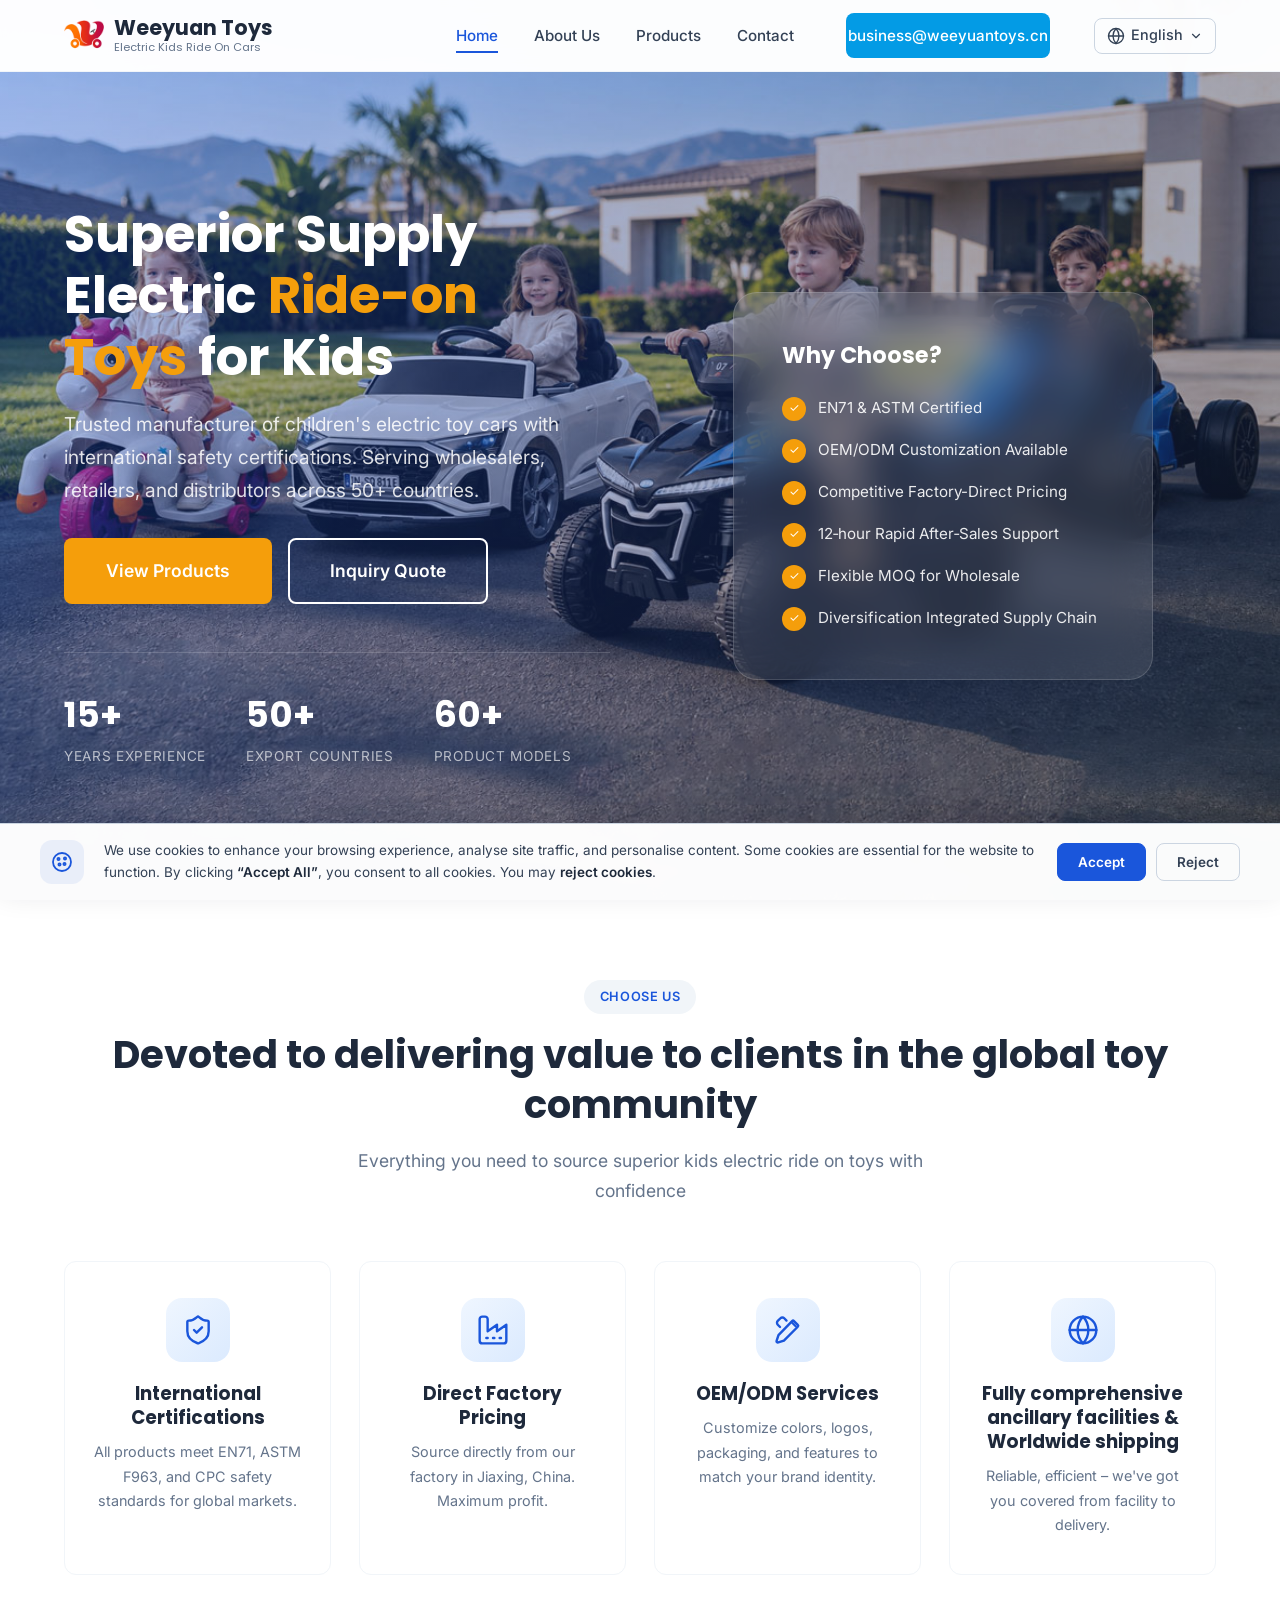
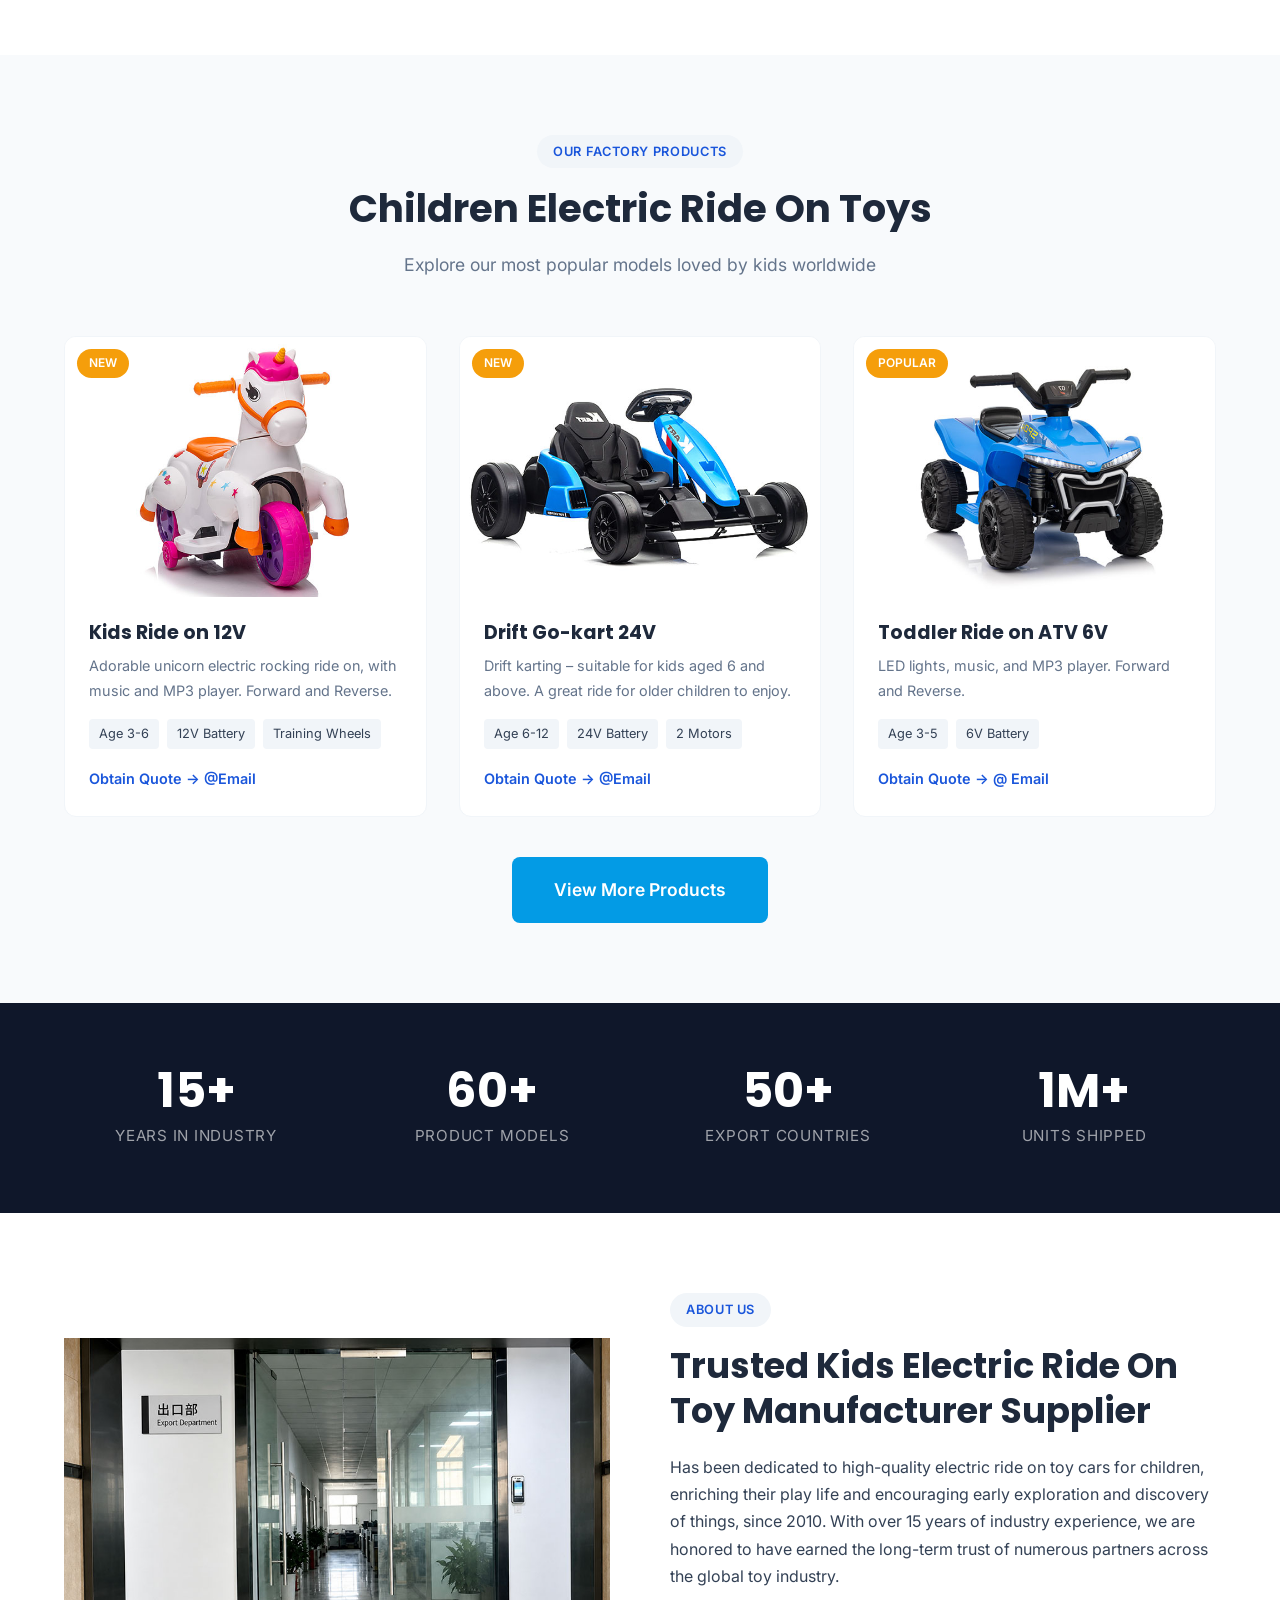
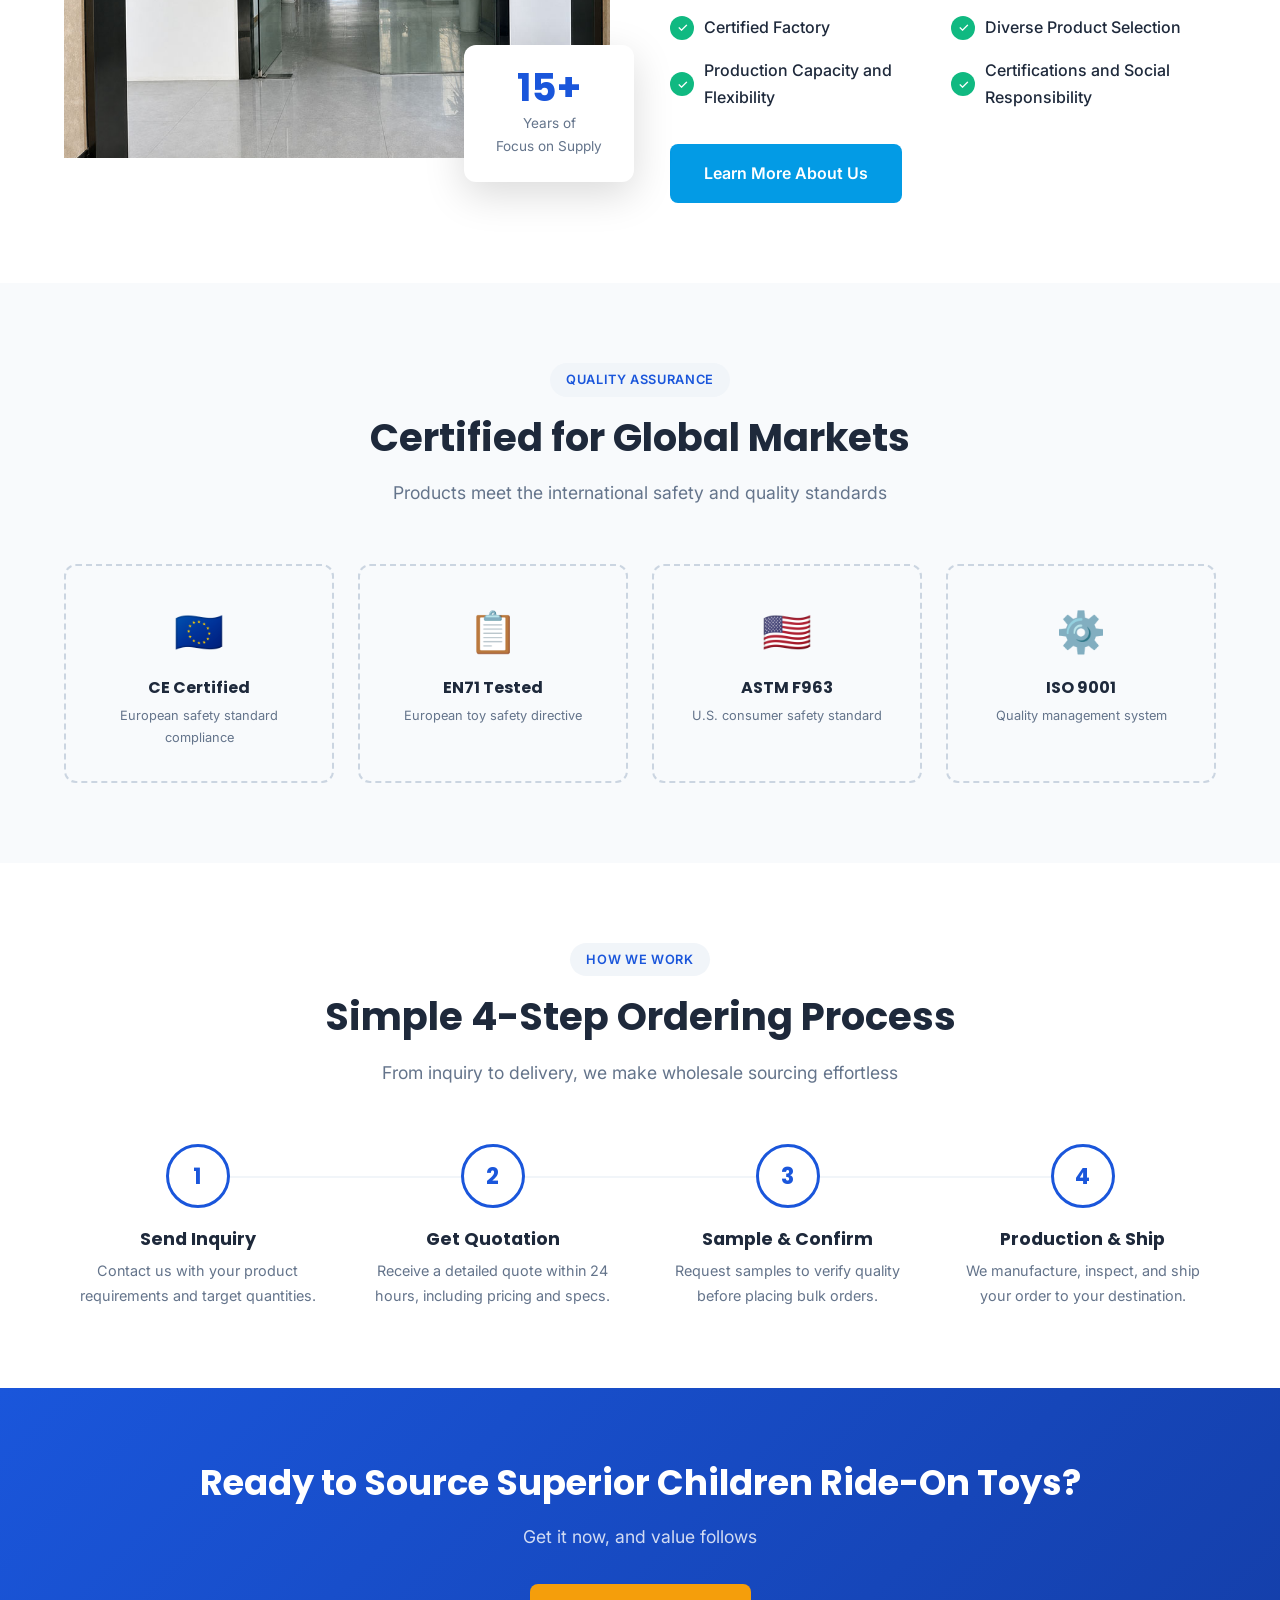
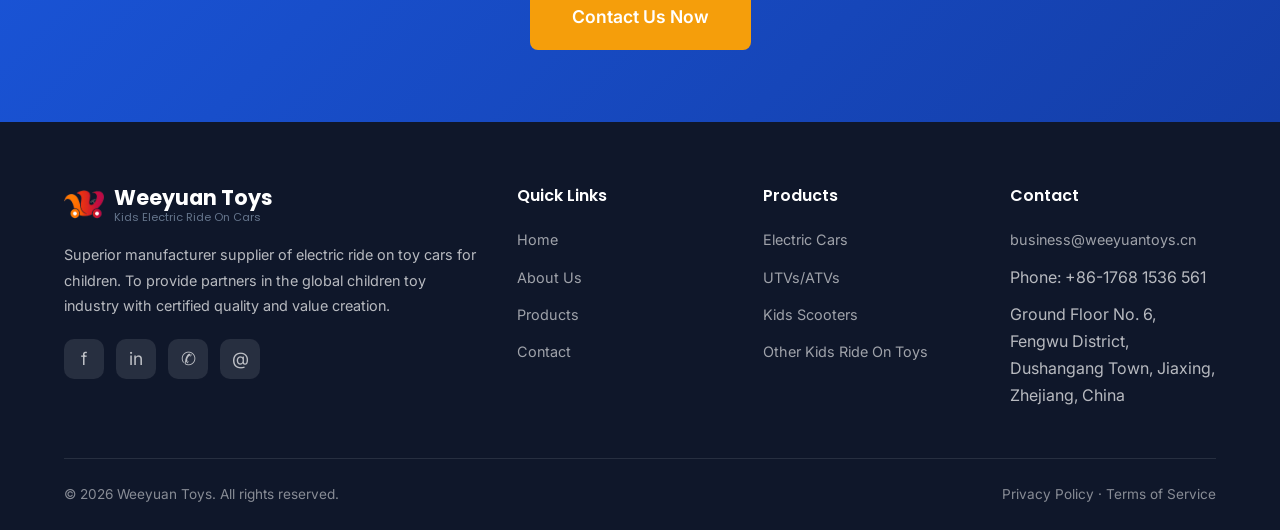
<file: index.html>
<!DOCTYPE html>
<html lang="en">
<head>
  <meta charset="UTF-8">
  <meta name="viewport" content="width=device-width, initial-scale=1.0">

  <title>Jiaxing Weeyuan Electric Kids Toy Cars - Superior Electric Ride-on Toys Supplier</title>
  <meta name="description" content="Jiaxing Weeyuan Kids Toy Cars is a leading manufacturer supplier of electric ride-on toy cars for children. CE, EN71, ASTM certified. Wholesale & OEM/ODM for global markets.">
  <meta name="keywords" content="kids electric cars, ride on toys, children's electric vehicles, toy car manufacturer supplier, electric ride on cars, kids ride on toys wholesale, OEM toy cars, China electric ride on toys manufacturer, Jiaxing Weeyuan">
  <meta name="author" content="Jiaxing Weeyuan Electric Kids Ride on Toy Cars">
  <meta name="robots" content="index, follow, max-image-preview:large, max-snippet:-1, max-video-preview:-1">
  <meta name="robots" content="index, follow">
  <meta name="googlebot" content="index, follow">
  <meta name="bingbot" content="index, follow">
  <meta name="language" content="English">
  <meta name="rating" content="General">
  <meta name="revisit-after" content="7 days">
  <link rel="canonical" href="https://www.weeyuantoys.cn/">
  <meta name="coverage" content="Worldwide">
  <meta name="distribution" content="Global">
  <meta name="target" content="toy importers, toy distributors, wholesalers, retail chain buyers, OEM/ODM sourcing managers">
  <meta name="DC.Title" content="Jiaxing Weeyuan Kids Toy Cars - Electric Ride-On Toy Manufacturer">
  <meta name="DC.Creator" content="Jiaxing Weeyuan Kids Toy Cars">
  <meta name="DC.Subject" content="children electric ride on toy cars, wholesale, OEM, ODM, manufacturer, supplier">
  <meta name="DC.Description" content="China manufacturer and wholesale supplier of CE, EN71 and ASTM certified children's electric ride-on cars offering OEM/ODM services worldwide.">
  <meta name="DC.Publisher" content="Jiaxing Weeyuan Kids Toy Cars">
  <meta name="DC.Type" content="Text">
  <meta name="DC.Format" content="text/html">
  <meta name="DC.Language" content="en">
  <meta name="DC.Coverage" content="Worldwide">
  <meta name="DC.Identifier" content="https://www.weeyuantoys.cn/index.html">



  <!-- ===== Open Graph / Social Media ===== -->
  <meta property="og:type" content="website">
  <meta property="og:title" content="Jiaxing Weeyuan Kids Toy Cars - Superior Electric Ride On Toys Supplier">
  <meta property="og:description" content="Leading manufacturer of children's electric ride on toy cars. CE, EN71, ASTM certified. Wholesale & OEM/ODM for global markets.">
  <meta property="og:url" content="https://www.weeyuantoys.cn/">
  <meta property="og:site_name" content="Jiaxing Weeyuan Kids Toy Cars">
  <meta property="og:image" content="https://www.weeyuantoys.cn/assets/images/og-image.jpg">

  <!-- ===== Twitter Card ===== -->
  <meta name="twitter:card" content="summary_large_image">
  <meta name="twitter:title" content="Jiaxing Weeyuan Kids Toy Cars - Electric Ride On Toys Cars Supplier">
  <meta name="twitter:description" content="Leading manufacturer of children's electric ride on toy cars. Certified for global markets.">

  <!-- ===== Favicon ===== -->
  <link rel="icon" type="image/png" href="assets/images/iconro.png">

  <!-- ===== Fonts ===== -->
  <link rel="preconnect" href="https://fonts.googleapis.com">
  <link rel="preconnect" href="https://fonts.gstatic.com" crossorigin>
  <link href="https://fonts.googleapis.com/css2?family=Inter:wght@400;500;600;700&family=Poppins:wght@500;600;700;800&display=swap" rel="stylesheet">

  <!-- ===== Styles ===== -->
  <link rel="stylesheet" href="assets/css/style.css">

  <!-- ===== Structured Data (SEO - JSON-LD) ===== -->
  <script type="application/ld+json">
  {
    "@context": "https://schema.org",
    "@type": "Organization",
    "name": "Jiaxing Weeyuan Kids Toy Cars",
    "legalName": "Jiaxing Weeyuan Kids Toy Cars",
    "url": "https://www.weeyuantoys.cn",
    "logo": "https://www.weeyuantoys.cn/assets/images/logo.png",
    "description": "Leading manufacturer of children's electric ride on toy cars. CE, EN71, ASTM certified. Wholesale & OEM/ODM for global markets.",
    "address": {
      "@type": "PostalAddress",
      "streetAddress": "Ground Floor No. 6, Fengwu District, Dushangang Town, Jiaxing, Zhejiang, China",
      "addressLocality": "Jiaxing",
      "addressRegion": "Zhejiang",
      "postalCode": "314200",
      "addressCountry": "CN"
    },
    "contactPoint": {
      "@type": "ContactPoint",
      "telephone": "+86-1768 1536 561",
      "contactType": "sales",
      "email": "business@weeyuantoys.cn",
      "areaServed": "Worldwide",
      "availableLanguage": ["English"]
    },
    "sameAs": [
      "https://www.facebook.com/weeyuantoys",
      "https://www.linkedin.com/company/weeyuantoys",
    ]
  }
  </script>
  <script type="application/ld+json">
  {
    "@context": "https://schema.org",
    "@type": "WebSite",
    "name": "Jiaxing Weeyuan Kids Toy Cars",
    "url": "https://www.weeyuantoys.cn",
    "potentialAction": {
      "@type": "SearchAction",
      "target": "https://www.weeyuantoys.cn/products.html?q={search_term_string}",
      "query-input": "required name=search_term_string"
    }
  }
  </script>
</head>
<body>

  <!-- ===== Header ===== -->
  <header class="header">
    <nav class="nav">
      <a href="index.html" class="logo">
        <div class="logo-icon"><img src="assets/images/Logo.png" alt="Weeyuan electric children ride on toy cars"></div>
        <div class="logo-text">
          Weeyuan Toys
          <small>Electric Kids Ride On Cars</small>
        </div>
      </a>
      <ul class="nav-menu">
        <li><a href="index.html" class="active">Home</a></li>
        <li><a href="about.html">About Us</a></li>
        <li><a href="products.html">Products</a></li>
        <li><a href="contact.html">Contact</a></li>
        <li class="nav-cta"><a href="mailto:business@weeyuantoys.cn" class="btn btn-primary">business@weeyuantoys.cn</a></li>
        <li class="nav-lang">
          <button type="button" class="lang-btn" aria-haspopup="true" aria-expanded="false">
            <svg class="lang-icon" viewBox="0 0 24 24" fill="none" stroke="currentColor" stroke-width="1.8" stroke-linecap="round" stroke-linejoin="round" aria-hidden="true"><circle cx="12" cy="12" r="10"></circle><line x1="2" y1="12" x2="22" y2="12"></line><path d="M12 2a15.3 15.3 0 0 1 4 10 15.3 15.3 0 0 1-4 10 15.3 15.3 0 0 1-4-10 15.3 15.3 0 0 1 4-10z"></path></svg>
            <span class="lang-current">English</span>
            <svg class="lang-caret" viewBox="0 0 24 24" fill="none" stroke="currentColor" stroke-width="2" stroke-linecap="round" stroke-linejoin="round" aria-hidden="true"><polyline points="6 9 12 15 18 9"></polyline></svg>
          </button>
          <ul class="lang-menu" role="menu">
            <li><a href="#" role="menuitem" data-lang="ar" class="lang-option">Arabic</a></li>
            <li><a href="#" role="menuitem" data-lang="de" class="lang-option">Deutsch</a></li>
            <li><a href="#" role="menuitem" data-lang="en" class="lang-option active">English</a></li>
            <li><a href="#" role="menuitem" data-lang="es" class="lang-option">Español</a></li>
            <li><a href="#" role="menuitem" data-lang="fr" class="lang-option">Français</a></li>
            <li><a href="#" role="menuitem" data-lang="it" class="lang-option">Italiano</a></li>
            <li><a href="#" role="menuitem" data-lang="pt" class="lang-option">Português</a></li>
          </ul>
        </li>
      </ul>
      <button class="nav-toggle" aria-label="Toggle menu">
        <span></span><span></span><span></span>
      </button>
    </nav>
  </header>

  <!-- ===== Hero Section ===== -->
  <section class="hero">
    <div class="container">
      <div class="hero-content">
        <div class="hero-text">
          <h1>Superior Supply Electric <span>Ride-on Toys</span> for Kids</h1>
          <p>Trusted manufacturer of children's electric toy cars with international safety certifications. Serving wholesalers, retailers, and distributors across 50+ countries.</p>
          <div class="hero-buttons">
            <a href="products.html" class="btn btn-accent btn-lg">View Products</a>
            <a href="contact.html" class="btn btn-outline btn-lg">Inquiry Quote</a>
          </div>
          <div class="hero-stats">
            <div class="hero-stat">
              <div class="number">15+</div>
              <div class="label">Years Experience</div>
            </div>
            <div class="hero-stat">
              <div class="number">50+</div>
              <div class="label">Export Countries</div>
            </div>
            <div class="hero-stat">
              <div class="number">60+</div>
              <div class="label">Product Models</div>
            </div>
          </div>
        </div>
        <div class="hero-visual">
          <div class="hero-card">
            <h3>Why Choose?</h3>
            <ul>
              <li><span class="check">✓</span> EN71 & ASTM Certified</li>
              <li><span class="check">✓</span> OEM/ODM Customization Available</li>
              <li><span class="check">✓</span> Competitive Factory-Direct Pricing</li>
              <li><span class="check">✓</span> 12‑hour Rapid After‑Sales Support</li>
              <li><span class="check">✓</span> Flexible MOQ for Wholesale</li>
	      <li><span class="check">✓</span> Diversification Integrated Supply Chain</li>
            </ul>
          </div>
        </div>
      </div>
    </div>
  </section>

  <!-- ===== Features / Why Choose Us ===== -->
  <section class="section">
    <div class="container">
      <div class="section-title">
        <span class="badge">Choose Us</span>
        <h2>Devoted to delivering value to clients in the global toy community</h2>
        <p>Everything you need to source superior kids electric ride on toys with confidence</p>
      </div>
      <div class="features-grid">
        <div class="feature-card">
          <div class="feature-icon">
            <svg xmlns="http://www.w3.org/2000/svg" width="32" height="32" viewBox="0 0 24 24" fill="none" stroke="currentColor" stroke-width="1.8" stroke-linecap="round" stroke-linejoin="round"><path d="M20 13c0 5-3.5 7.5-7.66 8.95a1 1 0 0 1-.67-.01C7.5 20.5 4 18 4 13V6a1 1 0 0 1 1-1c2 0 4.5-1.2 6.24-2.72a1.17 1.17 0 0 1 1.52 0C14.51 3.81 17 5 19 5a1 1 0 0 1 1 1z"/><path d="m9 12 2 2 4-4"/></svg>
          </div>
          <h3>International Certifications</h3>
          <p>All products meet EN71, ASTM F963, and CPC safety standards for global markets.</p>
        </div>
        <div class="feature-card">
          <div class="feature-icon">
            <svg xmlns="http://www.w3.org/2000/svg" width="32" height="32" viewBox="0 0 24 24" fill="none" stroke="currentColor" stroke-width="1.8" stroke-linecap="round" stroke-linejoin="round"><path d="M2 20a2 2 0 0 0 2 2h16a2 2 0 0 0 2-2V8l-7 5V8l-7 5V4a2 2 0 0 0-2-2H4a2 2 0 0 0-2 2Z"/><path d="M17 18h1"/><path d="M12 18h1"/><path d="M7 18h1"/></svg>
          </div>
          <h3>Direct Factory Pricing</h3>
          <p>Source directly from our factory in Jiaxing, China. Maximum profit.</p>
        </div>
        <div class="feature-card">
          <div class="feature-icon">
            <svg xmlns="http://www.w3.org/2000/svg" width="32" height="32" viewBox="0 0 24 24" fill="none" stroke="currentColor" stroke-width="1.8" stroke-linecap="round" stroke-linejoin="round"><path d="M15.086 5.314a1 1 0 0 1 1.414 0l2.828 2.828a1 1 0 0 1 0 1.414L8.95 19.935l-4.243 1.414a1 1 0 0 1-1.265-1.265L4.857 15.84Z"/><path d="m14.805 6.197 3 3"/><path d="M10.867 4.897 9.166 3.196a2 2 0 0 0-2.829 0L4.32 5.215a2 2 0 0 0 0 2.829l1.7 1.7"/></svg>
          </div>
          <h3>OEM/ODM Services</h3>
          <p>Customize colors, logos, packaging, and features to match your brand identity.</p>
        </div>
        <div class="feature-card">
          <div class="feature-icon">
            <svg xmlns="http://www.w3.org/2000/svg" width="32" height="32" viewBox="0 0 24 24" fill="none" stroke="currentColor" stroke-width="1.8" stroke-linecap="round" stroke-linejoin="round"><circle cx="12" cy="12" r="10"/><path d="M12 2a14.5 14.5 0 0 0 0 20 14.5 14.5 0 0 0 0-20"/><path d="M2 12h20"/></svg>
          </div>
          <h3>Fully comprehensive ancillary facilities &
Worldwide shipping</h3>
          <p>Reliable, efficient – we've got you covered from facility to delivery.</p>
        </div>
      </div>
    </div>
  </section>

  <!-- ===== Featured Products ===== -->
  <section class="section" style="background: var(--gray-50);">
    <div class="container">
      <div class="section-title">
        <span class="badge">Our Factory Products</span>
        <h2>Children Electric Ride On Toys</h2>
        <p>Explore our most popular models loved by kids worldwide</p>
      </div>
      <div class="products-grid">
        <div class="product-card">
          <div class="product-image">
            <span class="product-badge">New</span>
            <img src="assets/images/b1.jpg" alt="Adorable unicorn electric rocking ride on" style="width:100%;height:100%;object-fit:cover;">
            <video class="product-image-video" src="assets/videos/unicorn-rocking-car.mp4" poster="assets/images/b1.jpg" muted loop playsinline preload="metadata" aria-label="Unicorn rocking car product video"></video>
          </div>
          <div class="product-body">
            <h3>Kids Ride on 12V</h3>
            <p>Adorable unicorn electric rocking ride on, with music and MP3 player. Forward and Reverse.</p>
            <div class="product-specs">
              <span>Age 3-6</span>
              <span>12V Battery</span>
              <span>Training Wheels</span>
            </div>
            <a href="products.html" class="product-link">Obtain Quote → @Email</a>
          </div>
        </div>
        <div class="product-card">
          <div class="product-image">
            <span class="product-badge">New</span>
            <img src="assets/images/b2.jpg" alt="4WD drift go-kart 24v" style="width:100%;height:100%;object-fit:cover;">
            <video class="product-image-video" src="assets/videos/drift-go-kart.mp4" poster="assets/images/b2.jpg" muted loop playsinline preload="metadata" aria-label="Drift go-kart product video"></video>
          </div>
          <div class="product-body">
            <h3>Drift Go-kart 24V</h3>
            <p>Drift karting – suitable for kids aged 6 and above. A great ride for older children to enjoy.</p>
            <div class="product-specs">
              <span>Age 6-12</span>
              <span>24V Battery</span>
              <span>2 Motors</span>
            </div>
            <a href="products.html" class="product-link">Obtain Quote → @Email</a>
          </div>
        </div>
        <div class="product-card">
          <div class="product-image">
            <span class="product-badge">Popular</span>
            <img src="assets/images/b3.jpg" alt="Electric Toddler Ride on ATV 6V" style="width:100%;height:100%;object-fit:cover;">
            <video class="product-image-video" src="assets/videos/toddler-children-ride-on-atv.mp4" poster="assets/images/b3.jpg" muted loop playsinline preload="metadata" aria-label="Toddler ride on ATV product video"></video>
          </div>
          <div class="product-body">
            <h3>Toddler Ride on ATV 6V</h3>
            <p>LED lights, music, and MP3 player. Forward and Reverse.</p>
            <div class="product-specs">
              <span>Age 3-5</span>
              <span>6V Battery</span>
            </div>
            <a href="products.html" class="product-link">Obtain Quote → @ Email</a>
          </div>
        </div>
      </div>
      <div style="text-align: center; margin-top: 40px;">
        <a href="products.html" class="btn btn-primary btn-lg">View More Products</a>
      </div>
    </div>
  </section>

  <!-- ===== Stats Section ===== -->
  <section class="stats-section">
    <div class="container">
      <div class="stats-grid">
        <div class="stat-item">
          <div class="num">15+</div>
          <div class="label">Years in Industry</div>
        </div>
        <div class="stat-item">
          <div class="num">60+</div>
          <div class="label">Product Models</div>
        </div>
        <div class="stat-item">
          <div class="num">50+</div>
          <div class="label">Export Countries</div>
        </div>
        <div class="stat-item">
          <div class="num">1M+</div>
          <div class="label">Units Shipped</div>
        </div>
      </div>
    </div>
  </section>

  <!-- ===== About Preview ===== -->
  <section class="section">
    <div class="container">
      <div class="about-grid">
        <div class="about-visual">
          <div class="img-main"><img src="assets/images/exp.jpg" alt="Jiaxing weeyuan electric ride on toy cars factory supplier" style="width:100%;height:100%;object-fit:cover;"></div>
          <div class="img-badge">
            <div class="num">15+</div>
            <div class="text">Years of<br>Focus on Supply</div>
          </div>
        </div>
        <div class="about-text">
          <span class="badge" style="display:inline-block; background:var(--gray-100); color:var(--primary); font-size:0.8rem; font-weight:600; letter-spacing:0.05em; text-transform:uppercase; padding:6px 16px; border-radius:20px; margin-bottom:16px;">About Us</span>
          <h2>Trusted Kids Electric Ride On Toy Manufacturer Supplier</h2>
          <p>Has been dedicated to high-quality electric ride on toy cars for children, enriching their play life and encouraging early exploration and discovery of things, since 2010. With over 15 years of industry experience, we are honored to have earned the long-term trust of numerous partners across the global toy industry.</p>
          <ul class="about-list">
            <li>Certified Factory</li>
            <li>Diverse Product Selection</li>
            <li>Production Capacity and Flexibility</li>
            <li>Certifications and Social Responsibility</li>
          </ul>
          <a href="about.html" class="btn btn-primary">Learn More About Us</a>
        </div>
      </div>
    </div>
  </section>

  <!-- ===== Certifications ===== -->
  <section class="section" style="background: var(--gray-50);">
    <div class="container">
      <div class="section-title">
        <span class="badge">Quality Assurance</span>
        <h2>Certified for Global Markets</h2>
        <p>Products meet the international safety and quality standards</p>
      </div>
      <div class="cert-grid">
        <div class="cert-item">
          <div class="cert-icon">🇪🇺</div>
          <h4>CE Certified</h4>
          <p>European safety standard compliance</p>
        </div>
        <div class="cert-item">
          <div class="cert-icon">📋</div>
          <h4>EN71 Tested</h4>
          <p>European toy safety directive</p>
        </div>
        <div class="cert-item">
          <div class="cert-icon">🇺🇸</div>
          <h4>ASTM F963</h4>
          <p>U.S. consumer safety standard</p>
        </div>
        <div class="cert-item">
          <div class="cert-icon">⚙️</div>
          <h4>ISO 9001</h4>
          <p>Quality management system</p>
        </div>
      </div>
    </div>
  </section>

  <!-- ===== Process Section ===== -->
  <section class="section">
    <div class="container">
      <div class="section-title">
        <span class="badge">How We Work</span>
        <h2>Simple 4-Step Ordering Process</h2>
        <p>From inquiry to delivery, we make wholesale sourcing effortless</p>
      </div>
      <div class="process-grid">
        <div class="process-step">
          <div class="step-num">1</div>
          <h4>Send Inquiry</h4>
          <p>Contact us with your product requirements and target quantities.</p>
        </div>
        <div class="process-step">
          <div class="step-num">2</div>
          <h4>Get Quotation</h4>
          <p>Receive a detailed quote within 24 hours, including pricing and specs.</p>
        </div>
        <div class="process-step">
          <div class="step-num">3</div>
          <h4>Sample & Confirm</h4>
          <p>Request samples to verify quality before placing bulk orders.</p>
        </div>
        <div class="process-step">
          <div class="step-num">4</div>
          <h4>Production & Ship</h4>
          <p>We manufacture, inspect, and ship your order to your destination.</p>
        </div>
      </div>
    </div>
  </section>

  <!-- ===== CTA Section ===== -->
  <section class="cta-section">
    <div class="container">
      <h2>Ready to Source Superior Children Ride-On Toys?</h2>
      <p>Get it now, and value follows</p>
      <a href="contact.html" class="btn btn-accent btn-lg">Contact Us Now</a>
    </div>
  </section>

  <!-- ===== Footer ===== -->
  <footer class="footer">
    <div class="container">
      <div class="footer-grid">
        <div class="footer-brand">
          <a href="index.html" class="logo">
            <div class="logo-icon"><img src="assets/images/Logo.png" alt="Weeyuan Toys"></div>
            <div class="logo-text">
              Weeyuan Toys
              <small>Kids Electric Ride On Cars</small>
            </div>
          </a>
          <p>Superior manufacturer supplier of electric ride on toy cars for children. To provide partners in the global children toy industry with certified quality and value creation.</p>
          <div class="footer-social">
            <a href="#" aria-label="Facebook">f</a>
            <a href="#" aria-label="LinkedIn">in</a>
            <a href="#" aria-label="WhatsApp">✆</a>
            <a href="mailto:allen@weeyuantoys.cn" aria-label="Email">@</a>
          </div>
        </div>
        <div class="footer-col">
          <h4>Quick Links</h4>
          <ul>
            <li><a href="index.html">Home</a></li>
            <li><a href="about.html">About Us</a></li>
            <li><a href="products.html">Products</a></li>
            <li><a href="contact.html">Contact</a></li>
          </ul>
        </div>
        <div class="footer-col">
          <h4>Products</h4>
          <ul>
            <li><a href="products.html">Electric Cars</a></li>
            <li><a href="products.html">UTVs/ATVs</a></li>
            <li><a href="products.html">Kids Scooters</a></li>
            <li><a href="products.html">Other Kids Ride On Toys</a></li>
          </ul>
        </div>
        <div class="footer-col">
          <h4>Contact</h4>
          <ul>
            <li><a href="mailto:business@weeyuantoys.cn">business@weeyuantoys.cn</a></li>
            <li>Phone: +86-1768 1536 561</li>
            <li>Ground Floor No. 6, Fengwu District, Dushangang Town, Jiaxing, Zhejiang, China</li>
          </ul>
        </div>
      </div>
      <div class="footer-bottom">
        <p>&copy; <span id="currentYear">2026</span> Weeyuan Toys. All rights reserved.</p>
        <p><a href="#">Privacy Policy</a> · <a href="#">Terms of Service</a></p>
      </div>
    </div>
  </footer>

  <!-- ===== Cookie Consent Banner (GDPR / CCPA) ===== -->
  <div class="wy-cookie-banner" id="wyCookieBanner" role="dialog" aria-live="polite" aria-label="Cookie consent" hidden>
    <div class="wy-cookie-inner">
      <div class="wy-cookie-icon" aria-hidden="true">
        <svg viewBox="0 0 24 24" fill="none" stroke="currentColor" stroke-width="1.8" stroke-linecap="round" stroke-linejoin="round">
          <circle cx="12" cy="12" r="9"/>
          <circle cx="8.5" cy="9" r="1.1"/>
          <circle cx="15" cy="8.5" r="1.1"/>
          <circle cx="9.5" cy="14.5" r="1.1"/>
          <circle cx="14.5" cy="14" r="1.1"/>
        </svg>
      </div>
      <div class="wy-cookie-body">
        <p class="wy-cookie-text">
          We use cookies to enhance your browsing experience, analyse site traffic, and personalise content. Some cookies are essential for the website to function. By clicking <strong>&ldquo;Accept All&rdquo;</strong>, you consent to all cookies. You may <strong>reject  cookies</strong>.
        </p>
      </div>
      <div class="wy-cookie-actions">
        <button type="button" class="wy-cookie-btn wy-cookie-btn--primary" id="wyCookieAcceptAll">Accept</button>
        <button type="button" class="wy-cookie-btn wy-cookie-btn--ghost" id="wyCookieReject">Reject</button>
      </div>
    </div>
  </div>

  <!-- ===== Back to Top Button ===== -->
  <button type="button" class="wy-back-to-top" aria-label="Back to top" title="Back to top">
    <svg viewBox="0 0 24 24" aria-hidden="true">
      <path d="M12 19V5"/>
      <path d="M5 12l7-7 7 7"/>
    </svg>
  </button>

  <script src="assets/js/main.js"></script>
</body>
</html>
</file>
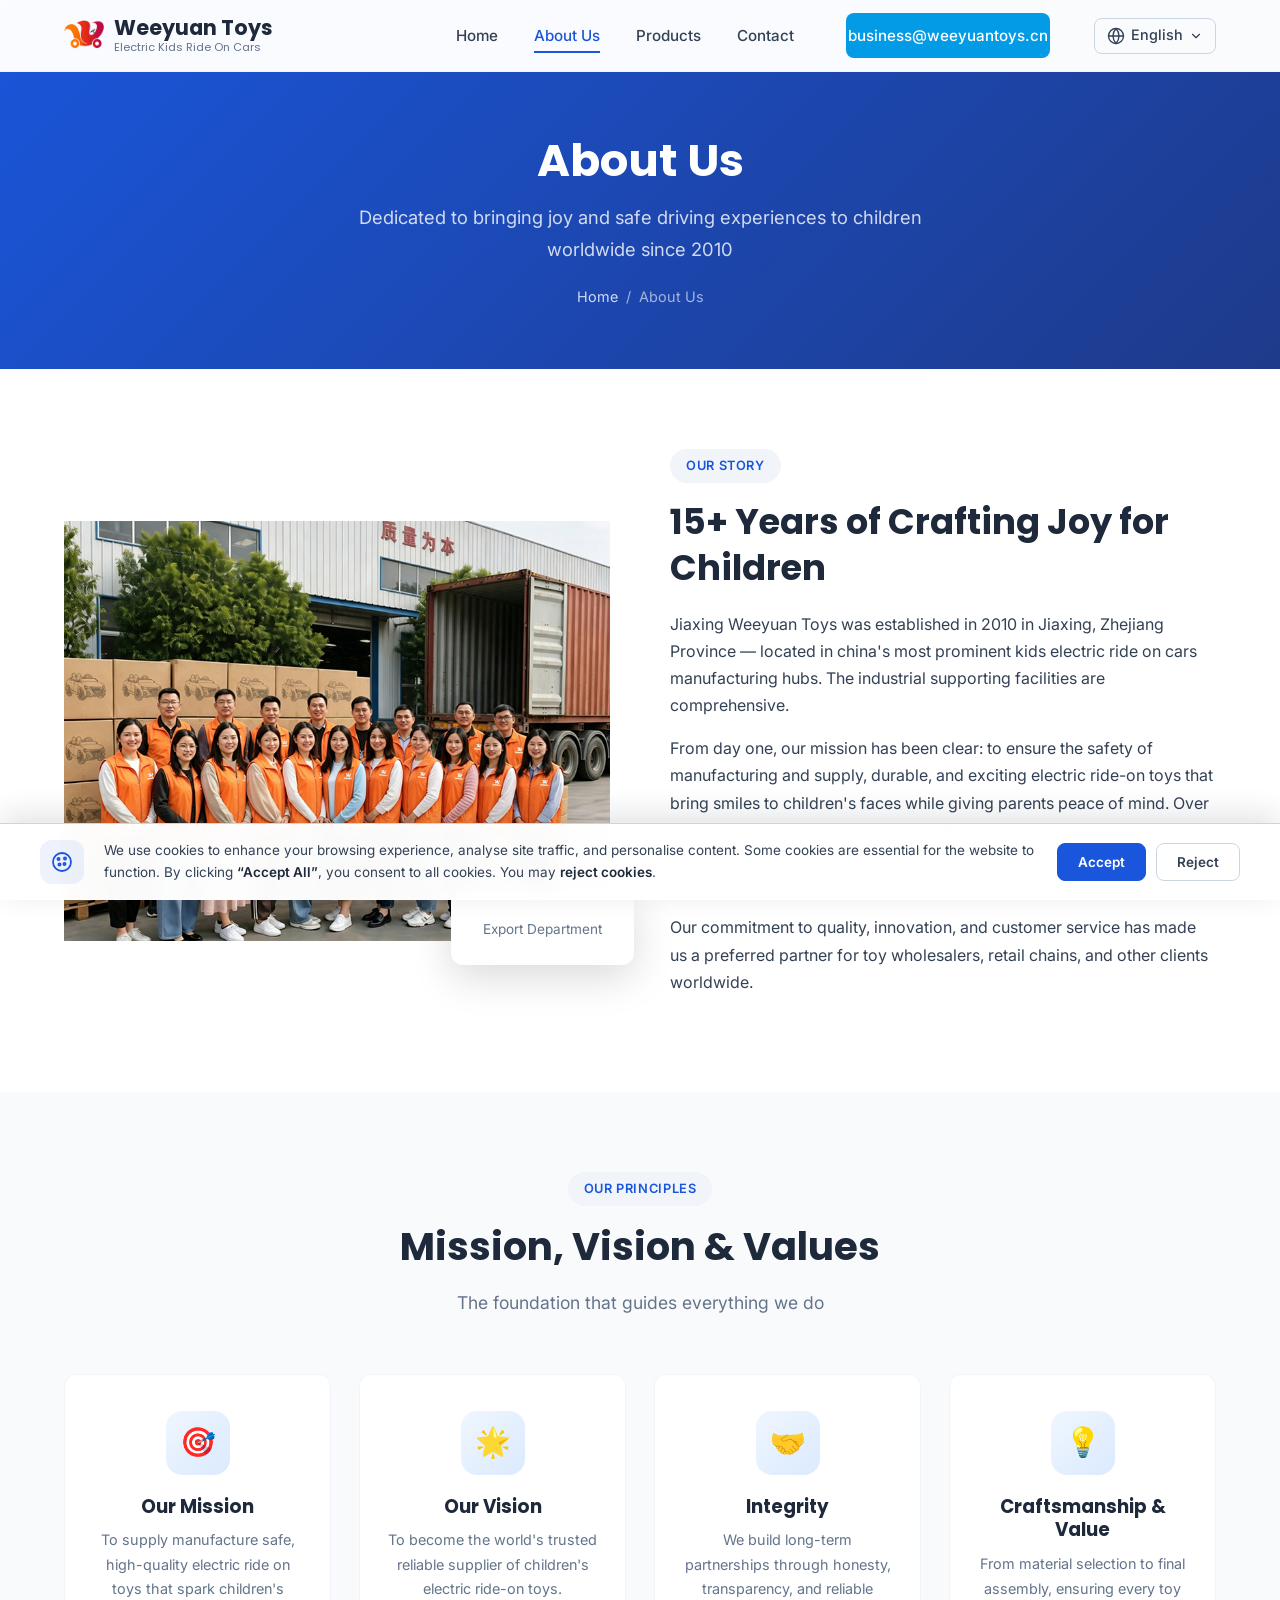
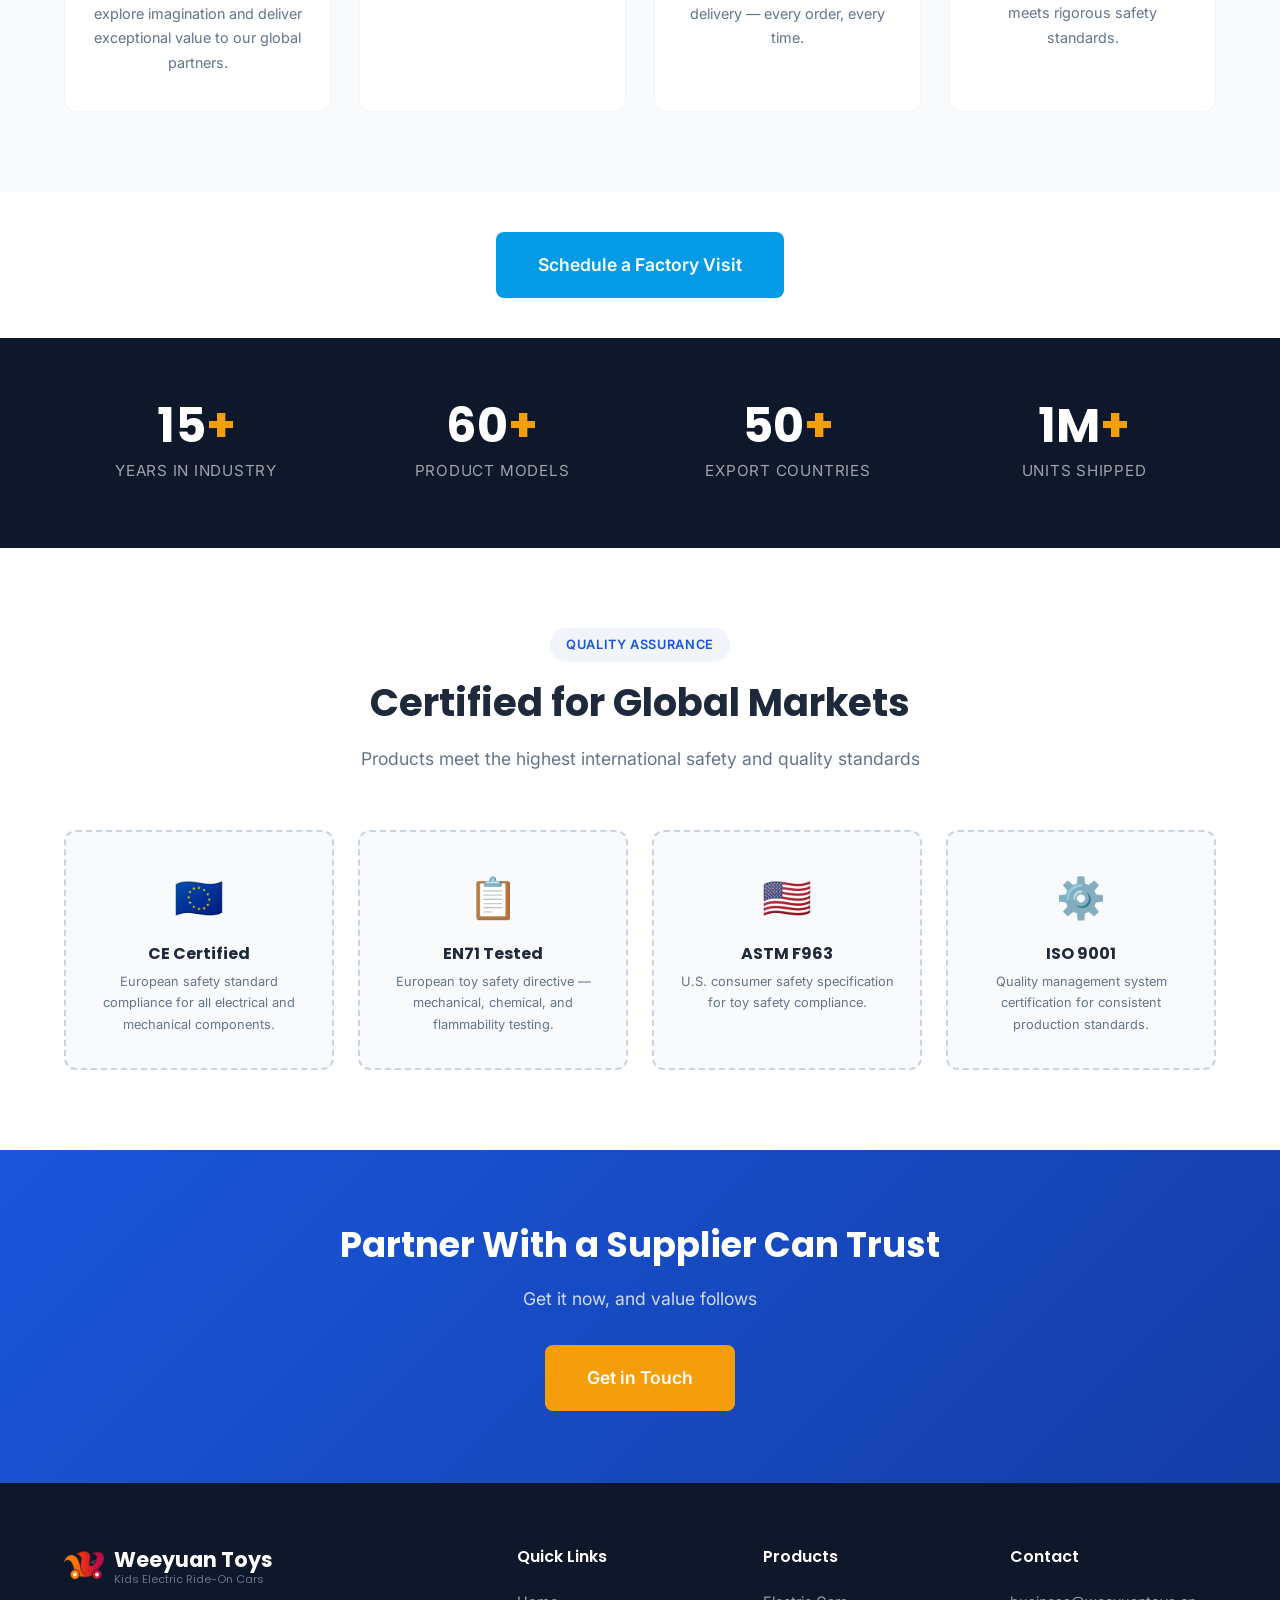
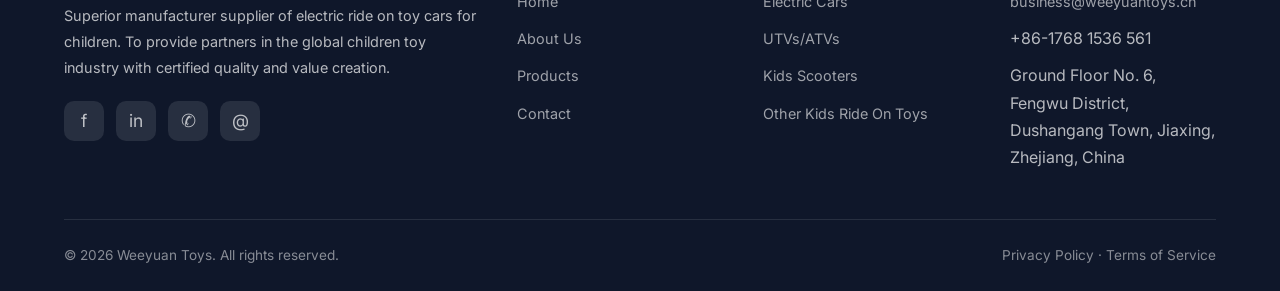
<file: about.html>
<!DOCTYPE html>
<html lang="en">
<head>
  <meta charset="UTF-8">
  <meta name="viewport" content="width=device-width, initial-scale=1.0">

  <title>About Us - Jiaxing Weeyuan Kids Toy Cars | Electric Ride-On Toy Supply Factory</title>
  <meta name="description" content="Weeyuan Toys is a China factory specialising in children's electric ride-on cars, supplying importers and retailers in 50+ countries since 2010.">
  <meta name="keywords" content="electric toy car manufacturer China, ride on toy factory, kids electric vehicle supplier, ride on toy car factory China, kids electric car manufacturer, children ride on vehicle supplier, OEM ODM ride on toy manufacturer, certified toy car factory, B2B toy supplier">
  <meta name="author" content="Jiaxing Weeyuan Kids Toy Cars">
  <meta name="robots" content="index, follow, max-image-preview:large, max-snippet:-1, max-video-preview:-1">
  <meta name="googlebot" content="index, follow">
  <meta name="bingbot" content="index, follow">
  <meta name="language" content="English">
  <meta name="rating" content="General">
  <meta name="revisit-after" content="7 days">
  <link rel="canonical" href="https://www.weeyuantoys.cn/about.html">
  <meta name="robots" content="index, follow">
  <meta name="DC.Title" content="About Us | Kids Ride-On Toy Car Factory in China | Weeyuan Toys">
  <meta name="DC.Creator" content="Jiaxing Weeyuan Kids Toy Cars">
  <meta name="DC.Subject" content="kids ride on toy car factory, electric toy car manufacturer China, OEM ODM toy supplier">
  <meta name="DC.Description" content="Learn about Jiaxing Weeyuan Kids Toy Cars, a China-based factory manufacturing certified children's electric ride-on cars for overseas markets.">
  <meta name="DC.Publisher" content="Jiaxing Weeyuan Kids Toy Cars">
  <meta name="DC.Type" content="Text">
  <meta name="DC.Format" content="text/html">
  <meta name="DC.Language" content="en">
  <meta name="DC.Coverage" content="Worldwide">
  <meta name="DC.Identifier" content="https://www.weeyuantoys.cn/about.html">


  <!-- ===== Open Graph ===== -->
  <meta property="og:type" content="website">
  <meta property="og:title" content="About Us - Jiaxing Weeyuan Kids Toy Cars">
  <meta property="og:description" content="Leading Chinese manufacturer of children's electric ride-on toys with 15+ years experience and global exports.">
  <meta property="og:url" content="https://www.weeyuantoys.cn/about.html">
  <meta property="og:site_name" content="Jiaxing Weeyuan Kids Toy Cars">

  <!-- ===== Favicon ===== -->
  <link rel="icon" type="image/png" href="assets/images/iconro.png">

  <!-- ===== Fonts ===== -->
  <link rel="preconnect" href="https://fonts.googleapis.com">
  <link rel="preconnect" href="https://fonts.gstatic.com" crossorigin>
  <link href="https://fonts.googleapis.com/css2?family=Inter:wght@400;500;600;700&family=Poppins:wght@500;600;700;800&display=swap" rel="stylesheet">

  <!-- ===== Styles ===== -->
  <link rel="stylesheet" href="assets/css/style.css">

  <!-- ===== Structured Data ===== -->
  <script type="application/ld+json">
  {
    "@context": "https://schema.org",
    "@type": "AboutPage",
    "name": "About Jiaxing Weeyuan Kids Toy Cars",
    "description": "Learn about our company, history, and commitment to manufacturing premium electric ride-on toys for children worldwide.",
    "url": "https://www.weeyuantoys.cn/about.html",
    "mainEntity": {
      "@type": "Organization",
      "name": "Jiaxing Weeyuan Kids Toy Cars",
      "foundingDate": "2010",
      "founder": "Jiaxing Weeyuan",
      "numberOfEmployees": "80+",
      "address": {
        "@type": "PostalAddress",
        "streetAddress": "Ground Floor No. 6, Fengwu District, Dushangang Town, Jiaxing, Zhejiang, China",
        "addressLocality": "Jiaxing",
        "addressRegion": "Zhejiang",
        "postalCode": "314200",
        "addressCountry": "CN"
      }
    }
  }
  </script>
</head>
<body>

  <!-- ===== Header ===== -->
  <header class="header">
    <nav class="nav">
      <a href="index.html" class="logo">
        <div class="logo-icon"><img src="assets/images/Logo.png" alt="Weeyuan Toys"></div>
        <div class="logo-text">
          Weeyuan Toys
          <small>Electric Kids Ride On Cars</small>
        </div>
      </a>
      <ul class="nav-menu">
        <li><a href="index.html">Home</a></li>
        <li><a href="about.html" class="active">About Us</a></li>
        <li><a href="products.html">Products</a></li>
        <li><a href="contact.html">Contact</a></li>
        <li class="nav-cta"><a href="mailto:business@weeyuantoys.cn" class="btn btn-primary">business@weeyuantoys.cn</a></li>
        <li class="nav-lang">
          <button type="button" class="lang-btn" aria-haspopup="true" aria-expanded="false">
            <svg class="lang-icon" viewBox="0 0 24 24" fill="none" stroke="currentColor" stroke-width="1.8" stroke-linecap="round" stroke-linejoin="round" aria-hidden="true"><circle cx="12" cy="12" r="10"></circle><line x1="2" y1="12" x2="22" y2="12"></line><path d="M12 2a15.3 15.3 0 0 1 4 10 15.3 15.3 0 0 1-4 10 15.3 15.3 0 0 1-4-10 15.3 15.3 0 0 1 4-10z"></path></svg>
            <span class="lang-current">English</span>
            <svg class="lang-caret" viewBox="0 0 24 24" fill="none" stroke="currentColor" stroke-width="2" stroke-linecap="round" stroke-linejoin="round" aria-hidden="true"><polyline points="6 9 12 15 18 9"></polyline></svg>
          </button>
          <ul class="lang-menu" role="menu">
            <li><a href="#" role="menuitem" data-lang="ar" class="lang-option">Arabic</a></li>
            <li><a href="#" role="menuitem" data-lang="de" class="lang-option">Deutsch</a></li>
            <li><a href="#" role="menuitem" data-lang="en" class="lang-option active">English</a></li>
            <li><a href="#" role="menuitem" data-lang="es" class="lang-option">Español</a></li>
            <li><a href="#" role="menuitem" data-lang="fr" class="lang-option">Français</a></li>
            <li><a href="#" role="menuitem" data-lang="it" class="lang-option">Italiano</a></li>
            <li><a href="#" role="menuitem" data-lang="pt" class="lang-option">Português</a></li>
          </ul>
        </li>
      </ul>
      <button class="nav-toggle" aria-label="Toggle menu">
        <span></span><span></span><span></span>
      </button>
    </nav>
  </header>

  <!-- ===== Page Hero ===== -->
  <section class="page-hero">
    <div class="container">
      <h1>About Us</h1>
      <p>Dedicated to bringing joy and safe driving experiences to children worldwide since 2010</p>
      <div class="breadcrumb">
        <a href="index.html">Home</a> <span>/</span> <span>About Us</span>
      </div>
    </div>
  </section>

  <!-- ===== Company Story ===== -->
  <section class="section">
    <div class="container">
      <div class="about-grid">
        <div class="about-visual">
          <div class="img-main"><img src="assets/images/exteam.jpg" alt="Jiaxing Weeyuan export team" style="width:100%;height:100%;object-fit:cover;"></div>
          <div class="img-badge">
            <div class="text">Export Department</div>
          </div>
        </div>
        <div class="about-text">
          <span class="badge" style="display:inline-block; background:var(--gray-100); color:var(--primary); font-size:0.8rem; font-weight:600; letter-spacing:0.05em; text-transform:uppercase; padding:6px 16px; border-radius:20px; margin-bottom:16px;">Our Story</span>
          <h2>15+ Years of Crafting Joy for Children</h2>
          <p>Jiaxing Weeyuan Toys was established in 2010 in Jiaxing, Zhejiang Province — located in china's most prominent kids electric ride on cars manufacturing hubs. The industrial supporting facilities are comprehensive.</p>
          <p>From day one, our mission has been clear: to ensure the safety of manufacturing and supply, durable, and exciting electric ride-on toys that bring smiles to children's faces while giving parents peace of mind. Over the years, we have shipped over 1 million units to more than 50 countries across Europe, North America, South America, the Middle East, and Southeast Asia.</p>
          <p>Our commitment to quality, innovation, and customer service has made us a preferred partner for toy wholesalers, retail chains, and other clients worldwide.</p>
        </div>
      </div>
    </div>
  </section>

  <!-- ===== Mission / Vision / Values ===== -->
  <section class="section" style="background: var(--gray-50);">
    <div class="container">
      <div class="section-title">
        <span class="badge">Our Principles</span>
        <h2>Mission, Vision & Values</h2>
        <p>The foundation that guides everything we do</p>
      </div>
      <div class="features-grid">
        <div class="feature-card">
          <div class="feature-icon">🎯</div>
          <h3>Our Mission</h3>
          <p>To supply manufacture safe, high-quality electric ride on toys that spark children's explore imagination and deliver exceptional value to our global partners.</p>
        </div>
        <div class="feature-card">
          <div class="feature-icon">🌟</div>
          <h3>Our Vision</h3>
          <p>To become the world's trusted reliable supplier of children's electric ride-on toys.</p>
        </div>
        <div class="feature-card">
          <div class="feature-icon">🤝</div>
          <h3>Integrity</h3>
          <p>We build long-term partnerships through honesty, transparency, and reliable delivery — every order, every time.</p>
        </div>
        <div class="feature-card">
          <div class="feature-icon">💡</div>
          <h3>Craftsmanship & Value</h3>
          <p>From material selection to final assembly, ensuring every toy meets rigorous safety standards.</p>
        </div>
      </div>
    </div>
  </section>

  <!-- ===== Factory Visit CTA ===== -->
  <section class="section" style="padding:40px 0;">
    <div class="container" style="text-align:center;">
      <a href="contact.html" class="btn btn-primary btn-lg">Schedule a Factory Visit</a>
    </div>
  </section>

  <!-- ===== Stats Section ===== -->
  <section class="stats-section">
    <div class="container">
      <div class="stats-grid">
        <div class="stat-item">
          <div class="num">15<span>+</span></div>
          <div class="label">Years in Industry</div>
        </div>
        <div class="stat-item">
          <div class="num">60<span>+</span></div>
          <div class="label">Product Models</div>
        </div>
        <div class="stat-item">
          <div class="num">50<span>+</span></div>
          <div class="label">Export Countries</div>
        </div>
        <div class="stat-item">
          <div class="num">1M<span>+</span></div>
          <div class="label">Units Shipped</div>
        </div>
      </div>
    </div>
  </section>

  <!-- ===== Certifications ===== -->
  <section class="section">
    <div class="container">
      <div class="section-title">
        <span class="badge">Quality Assurance</span>
        <h2>Certified for Global Markets</h2>
        <p>Products meet the highest international safety and quality standards</p>
      </div>
      <div class="cert-grid">
        <div class="cert-item">
          <div class="cert-icon">🇪🇺</div>
          <h4>CE Certified</h4>
          <p>European safety standard compliance for all electrical and mechanical components.</p>
        </div>
        <div class="cert-item">
          <div class="cert-icon">📋</div>
          <h4>EN71 Tested</h4>
          <p>European toy safety directive — mechanical, chemical, and flammability testing.</p>
        </div>
        <div class="cert-item">
          <div class="cert-icon">🇺🇸</div>
          <h4>ASTM F963</h4>
          <p>U.S. consumer safety specification for toy safety compliance.</p>
        </div>
        <div class="cert-item">
          <div class="cert-icon">⚙️</div>
          <h4>ISO 9001</h4>
          <p>Quality management system certification for consistent production standards.</p>
        </div>
      </div>
    </div>
  </section>

  <!-- ===== CTA ===== -->
  <section class="cta-section">
    <div class="container">
      <h2>Partner With a Supplier Can Trust</h2>
      <p>Get it now, and value follows</p>
      <a href="contact.html" class="btn btn-accent btn-lg">Get in Touch</a>
    </div>
  </section>

  <!-- ===== Footer ===== -->
  <footer class="footer">
    <div class="container">
      <div class="footer-grid">
        <div class="footer-brand">
          <a href="index.html" class="logo">
            <div class="logo-icon"><img src="assets/images/Logo.png" alt="Weeyuan Toys"></div>
            <div class="logo-text">
              Weeyuan Toys
              <small>Kids Electric Ride-On Cars</small>
            </div>
          </a>
          <p>Superior manufacturer supplier of electric ride on toy cars for children. To provide partners in the global children toy industry with certified quality and value creation.</p>
          <div class="footer-social">
            <a href="#" aria-label="Facebook">f</a>
            <a href="#" aria-label="LinkedIn">in</a>
            <a href="#" aria-label="WhatsApp">✆</a>
            <a href="allen@weeyuantoys.cn" aria-label="Email">@</a>
          </div>
        </div>
        <div class="footer-col">
          <h4>Quick Links</h4>
          <ul>
            <li><a href="index.html">Home</a></li>
            <li><a href="about.html">About Us</a></li>
            <li><a href="products.html">Products</a></li>
            <li><a href="contact.html">Contact</a></li>
          </ul>
        </div>
        <div class="footer-col">
          <h4>Products</h4>
          <ul>
            <li><a href="products.html">Electric Cars</a></li>
            <li><a href="products.html">UTVs/ATVs</a></li>
            <li><a href="products.html">Kids Scooters</a></li>
            <li><a href="products.html">Other Kids Ride On Toys</a></li>
          </ul>
        </div>
        <div class="footer-col">
          <h4>Contact</h4>
          <ul>
            <li><a href="mailto:business@weeyuantoys.cn">business@weeyuantoys.cn</a></li>
            <li>+86-1768 1536 561</li>
            <li>Ground Floor No. 6, Fengwu District, Dushangang Town, Jiaxing, Zhejiang, China</li>
          </ul>
        </div>
      </div>
      <div class="footer-bottom">
        <p>&copy; <span id="currentYear">2026</span> Weeyuan Toys. All rights reserved.</p>
        <p><a href="#">Privacy Policy</a> · <a href="#">Terms of Service</a></p>
      </div>
    </div>
  </footer>

  <!-- ===== Cookie Consent Banner (GDPR / CCPA) ===== -->
  <div class="wy-cookie-banner" id="wyCookieBanner" role="dialog" aria-live="polite" aria-label="Cookie consent" hidden>
    <div class="wy-cookie-inner">
      <div class="wy-cookie-icon" aria-hidden="true">
        <svg viewBox="0 0 24 24" fill="none" stroke="currentColor" stroke-width="1.8" stroke-linecap="round" stroke-linejoin="round">
          <circle cx="12" cy="12" r="9"/>
          <circle cx="8.5" cy="9" r="1.1"/>
          <circle cx="15" cy="8.5" r="1.1"/>
          <circle cx="9.5" cy="14.5" r="1.1"/>
          <circle cx="14.5" cy="14" r="1.1"/>
        </svg>
      </div>
      <div class="wy-cookie-body">
        <p class="wy-cookie-text">
          We use cookies to enhance your browsing experience, analyse site traffic, and personalise content. Some cookies are essential for the website to function. By clicking <strong>&ldquo;Accept All&rdquo;</strong>, you consent to all cookies. You may <strong>reject cookies</strong>.
        </p>
      </div>
      <div class="wy-cookie-actions">
        <button type="button" class="wy-cookie-btn wy-cookie-btn--primary" id="wyCookieAcceptAll">Accept</button>
        <button type="button" class="wy-cookie-btn wy-cookie-btn--ghost" id="wyCookieReject">Reject</button>
      </div>
    </div>
  </div>

  <!-- ===== Back to Top Button ===== -->
  <button type="button" class="wy-back-to-top" aria-label="Back to top" title="Back to top">
    <svg viewBox="0 0 24 24" aria-hidden="true">
      <path d="M12 19V5"/>
      <path d="M5 12l7-7 7 7"/>
    </svg>
  </button>

  <script src="assets/js/main.js"></script>
</body>
</html>
</file>
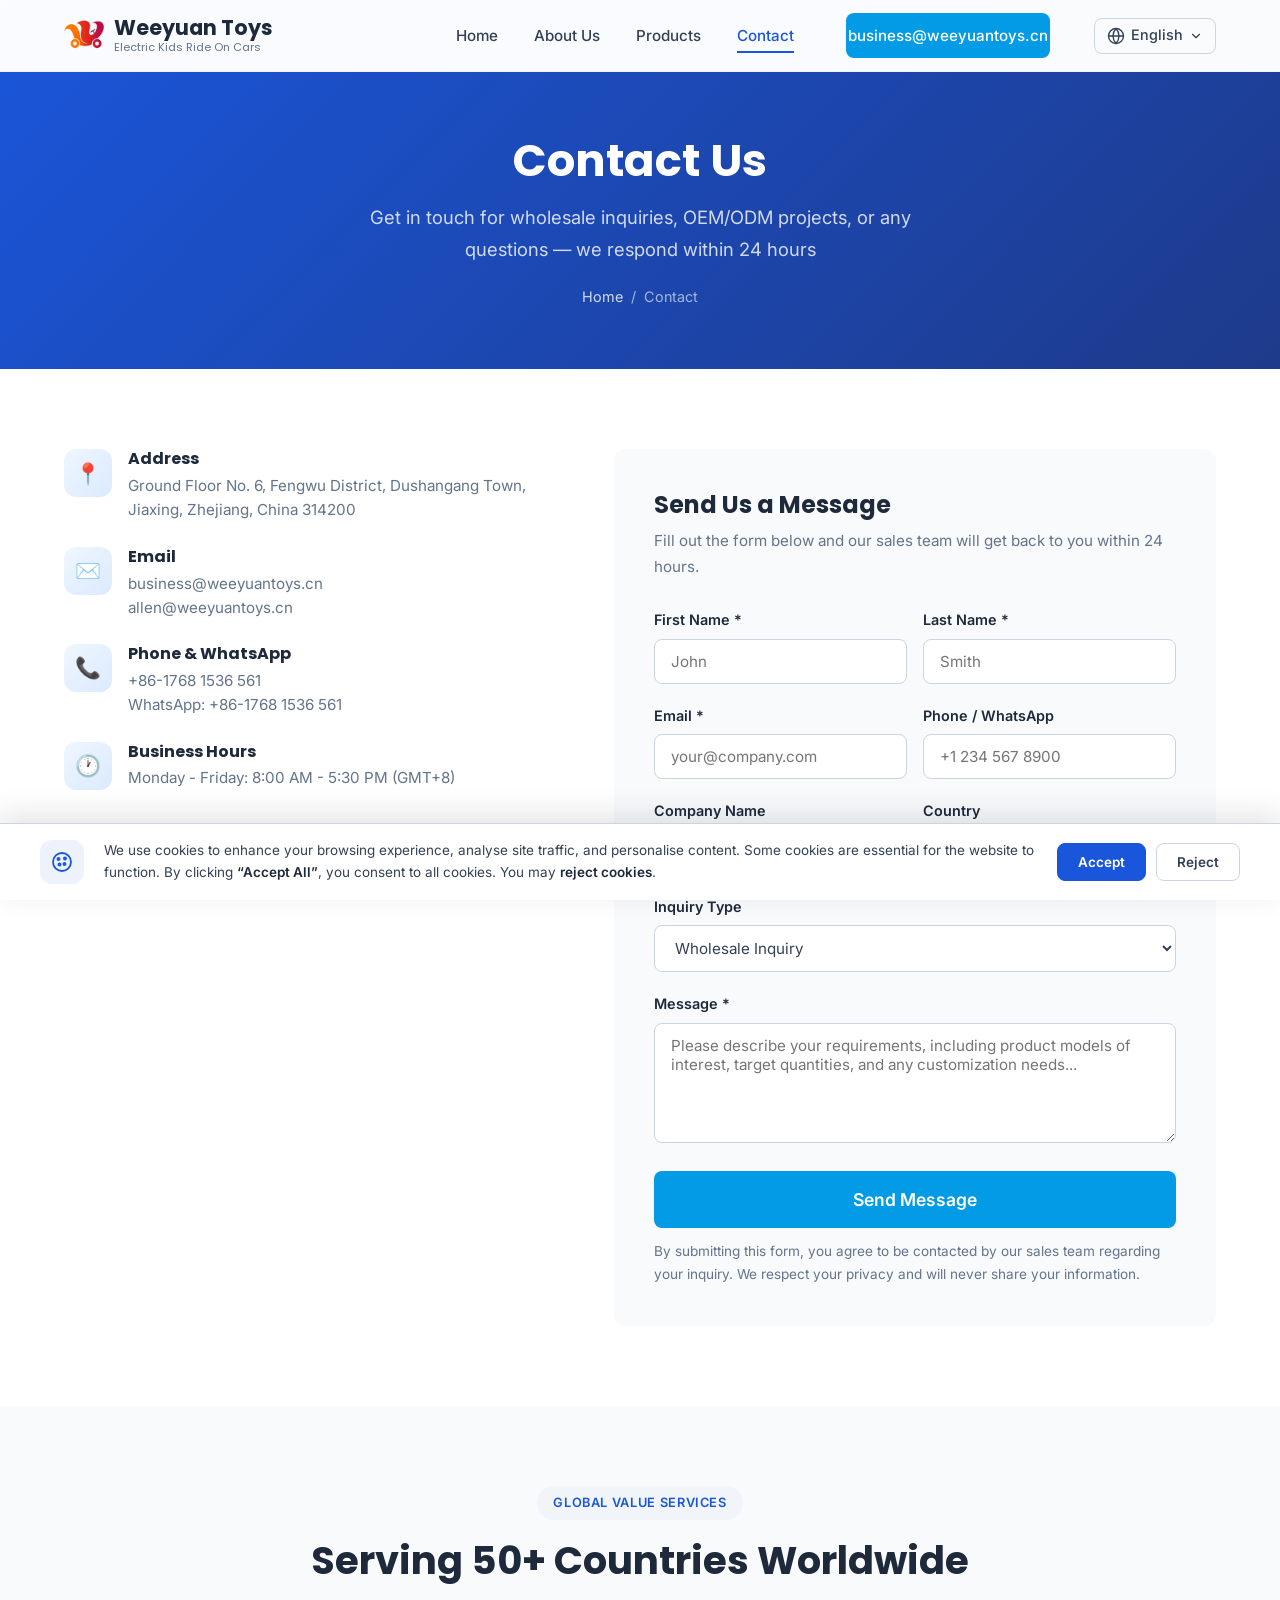
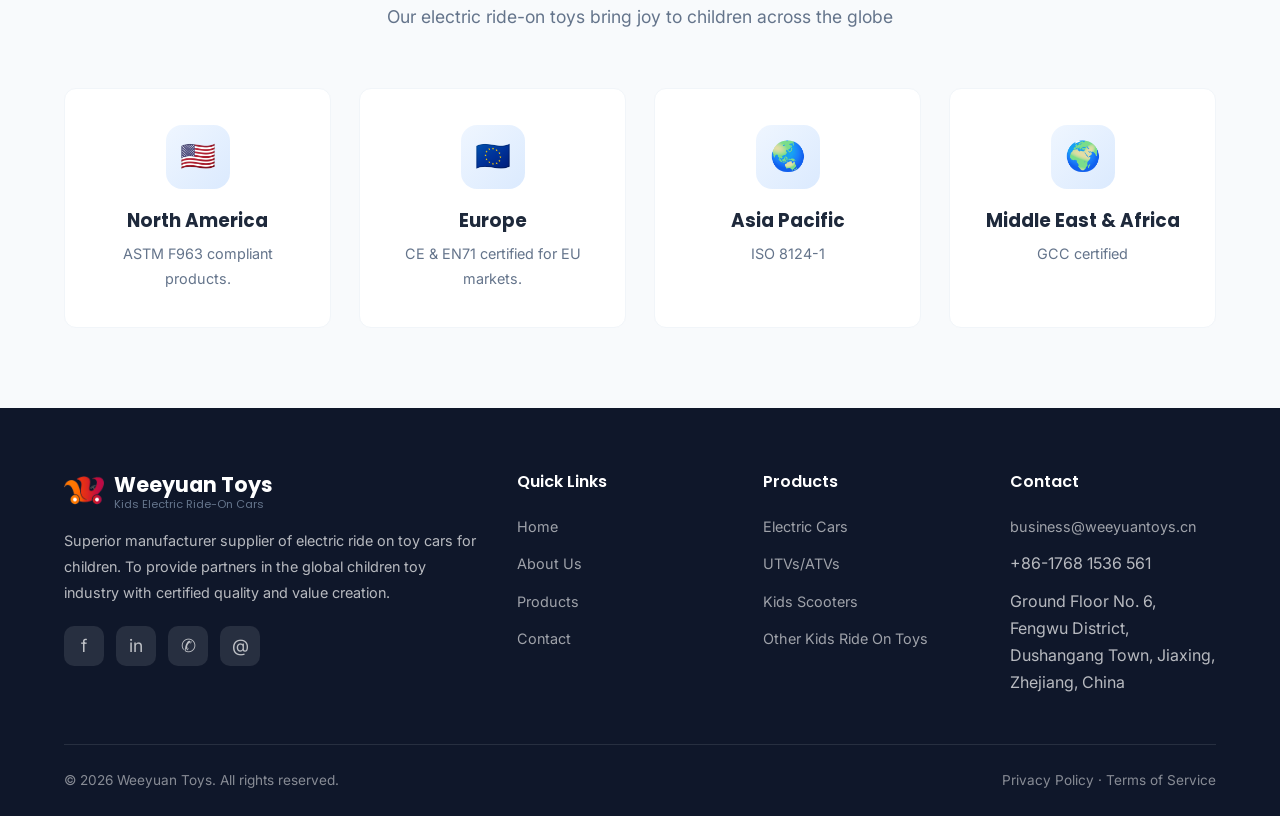
<file: contact.html>
<!DOCTYPE html>
<html lang="en">
<head>
  <meta charset="UTF-8">
  <meta name="viewport" content="width=device-width, initial-scale=1.0">

  <title>Contact Us - Jiaxing Weeyuan Kids Toy Cars | Get Quote & OEM Inquiry</title>
  <meta name="description" content="Contact Jiaxing Weeyuan Toy Cars for wholesale inquiries, OEM/ODM projects, product quotes, and partnerships.>
  <meta name="keywords" content="contact weeyuan toys, electric toy car wholesale inquiry, OEM toy car manufacturer contact, ride-on toy supplier China, get quote toy cars">
  <meta name="author" content="Jiaxing Weeyuan Toy Cars">
  <meta name="robots" content="index, follow">
  <link rel="canonical" href="https://www.weeyuantoys.cn/contact.html">

  <!-- ===== Open Graph ===== -->
  <meta property="og:type" content="website">
  <meta property="og:title" content="Contact Us - Jiaxing Weeyuan Kids Toy Cars">
  <meta property="og:description" content="Contact us for wholesale inquiries, OEM/ODM projects, and product quotes.">
  <meta property="og:url" content="https://www.weeyuantoys.cn/contact.html">
  <meta property="og:site_name" content="Jiaxing Weeyuan Kids Toy Cars">

  <!-- ===== Favicon ===== -->
  <link rel="icon" type="image/png" href="assets/images/iconro.png">

  <!-- ===== Fonts ===== -->
  <link rel="preconnect" href="https://fonts.googleapis.com">
  <link rel="preconnect" href="https://fonts.gstatic.com" crossorigin>
  <link href="https://fonts.googleapis.com/css2?family=Inter:wght@400;500;600;700&family=Poppins:wght@500;600;700;800&display=swap" rel="stylesheet">

  <!-- ===== Styles ===== -->
  <link rel="stylesheet" href="assets/css/style.css">

  <!-- ===== Structured Data ===== -->
  <script type="application/ld+json">
  {
    "@context": "https://schema.org",
    "@type": "ContactPage",
    "name": "Contact Jiaxing Weeyuan Kids Toy Cars",
    "description": "Contact us for wholesale inquiries, OEM/ODM projects, and product quotes.",
    "url": "https://www.weeyuantoys.cn/contact.html",
    "mainEntity": {
      "@type": "Organization",
      "name": "Jiaxing Weeyuan Kids Toy Cars",
      "telephone": "+86-1768 1536 561",
      "email": "business@weeyuantoys.cn",
      "address": {
        "@type": "PostalAddress",
        "streetAddress": "Ground Floor No. 6, Fengwu District, Dushangang Town, Jiaxing, Zhejiang, China",
        "addressLocality": "Jiaxing",
        "addressRegion": "Zhejiang",
        "postalCode": "314200",
        "addressCountry": "CN"
      }
    }
  }
  </script>
</head>
<body>

  <!-- ===== Header ===== -->
  <header class="header">
    <nav class="nav">
      <a href="index.html" class="logo">
        <div class="logo-icon"><img src="assets/images/Logo.png" alt="Weeyuan Toys"></div>
        <div class="logo-text">
          Weeyuan Toys
          <small>Electric Kids Ride On Cars</small>
        </div>
      </a>
      <ul class="nav-menu">
        <li><a href="index.html">Home</a></li>
        <li><a href="about.html">About Us</a></li>
        <li><a href="products.html">Products</a></li>
        <li><a href="contact.html" class="active">Contact</a></li>
        <li class="nav-cta"><a href="mailto:business@weeyuantoys.cn" class="btn btn-primary">business@weeyuantoys.cn</a></li>
        <li class="nav-lang">
          <button type="button" class="lang-btn" aria-haspopup="true" aria-expanded="false">
            <svg class="lang-icon" viewBox="0 0 24 24" fill="none" stroke="currentColor" stroke-width="1.8" stroke-linecap="round" stroke-linejoin="round" aria-hidden="true"><circle cx="12" cy="12" r="10"></circle><line x1="2" y1="12" x2="22" y2="12"></line><path d="M12 2a15.3 15.3 0 0 1 4 10 15.3 15.3 0 0 1-4 10 15.3 15.3 0 0 1-4-10 15.3 15.3 0 0 1 4-10z"></path></svg>
            <span class="lang-current">English</span>
            <svg class="lang-caret" viewBox="0 0 24 24" fill="none" stroke="currentColor" stroke-width="2" stroke-linecap="round" stroke-linejoin="round" aria-hidden="true"><polyline points="6 9 12 15 18 9"></polyline></svg>
          </button>
          <ul class="lang-menu" role="menu">
            <li><a href="#" role="menuitem" data-lang="ar" class="lang-option">Arabic</a></li>
            <li><a href="#" role="menuitem" data-lang="de" class="lang-option">Deutsch</a></li>
            <li><a href="#" role="menuitem" data-lang="en" class="lang-option active">English</a></li>
            <li><a href="#" role="menuitem" data-lang="es" class="lang-option">Español</a></li>
            <li><a href="#" role="menuitem" data-lang="fr" class="lang-option">Français</a></li>
            <li><a href="#" role="menuitem" data-lang="it" class="lang-option">Italiano</a></li>
            <li><a href="#" role="menuitem" data-lang="pt" class="lang-option">Português</a></li>
          </ul>
        </li>
      </ul>
      <button class="nav-toggle" aria-label="Toggle menu">
        <span></span><span></span><span></span>
      </button>
    </nav>
  </header>

  <!-- ===== Page Hero ===== -->
  <section class="page-hero">
    <div class="container">
      <h1>Contact Us</h1>
      <p>Get in touch for wholesale inquiries, OEM/ODM projects, or any questions — we respond within 24 hours</p>
      <div class="breadcrumb">
        <a href="index.html">Home</a> <span>/</span> <span>Contact</span>
      </div>
    </div>
  </section>

  <!-- ===== Contact Section ===== -->
  <section class="section">
    <div class="container">
      <div class="contact-grid">
        <!-- Contact Info -->
        <div class="contact-info">
          <div class="contact-info-item">
            <div class="icon">📍</div>
            <div>
              <h4>Address</h4>
              <p>Ground Floor No. 6, Fengwu District, Dushangang Town, Jiaxing, Zhejiang, China 314200</p>
            </div>
          </div>
          <div class="contact-info-item">
            <div class="icon">✉️</div>
            <div>
              <h4>Email</h4>
              <p><a href="mailto:business@weeyuantoys.cn">business@weeyuantoys.cn</a><br><a href="mailto:allen@weeyuantoys.cn">allen@weeyuantoys.cn</a></p>
            </div>
          </div>
          <div class="contact-info-item">
            <div class="icon">📞</div>
            <div>
              <h4>Phone & WhatsApp</h4>
              <p>+86-1768 1536 561<br>WhatsApp: +86-1768 1536 561</p>
            </div>
          </div>
          <div class="contact-info-item">
            <div class="icon">🕐</div>
            <div>
              <h4>Business Hours</h4>
              <p>Monday - Friday: 8:00 AM - 5:30 PM (GMT+8)</p>
            </div>
          </div>

        </div>

        <!-- Contact Form -->
        <div class="contact-form-wrap">
          <h3>Send Us a Message</h3>
          <p>Fill out the form below and our sales team will get back to you within 24 hours.</p>

          <div class="form-success">
            ✓ Thank you! Your message has been received. Our sales team will contact you within 24 hours.
          </div>

          <form id="contactForm" action="#" method="post">
            <div class="form-row">
              <div class="form-group">
                <label for="firstName">First Name *</label>
                <input type="text" id="firstName" name="firstName" required placeholder="John">
              </div>
              <div class="form-group">
                <label for="lastName">Last Name *</label>
                <input type="text" id="lastName" name="lastName" required placeholder="Smith">
              </div>
            </div>
            <div class="form-row">
              <div class="form-group">
                <label for="email">Email *</label>
                <input type="email" id="email" name="email" required placeholder="your@company.com">
              </div>
              <div class="form-group">
                <label for="phone">Phone / WhatsApp</label>
                <input type="tel" id="phone" name="phone" placeholder="+1 234 567 8900">
              </div>
            </div>
            <div class="form-row">
              <div class="form-group">
                <label for="company">Company Name</label>
                <input type="text" id="company" name="company" placeholder="Your Company Ltd.">
              </div>
              <div class="form-group">
                <label for="country">Country</label>
                <input type="text" id="country" name="country" required placeholder="Country">
              </div>
            </div>
            <div class="form-group">
              <label for="subject">Inquiry Type</label>
              <select id="subject" name="subject">
                <option value="wholesale">Wholesale Inquiry</option>
                <option value="oem">OEM / ODM Project</option>
                <option value="sample">Sample Request</option>
                <option value="quote">Price Quote</option>
                <option value="other">Other</option>
              </select>
            </div>
            <div class="form-group">
              <label for="message">Message *</label>
              <textarea id="message" name="message" required placeholder="Please describe your requirements, including product models of interest, target quantities, and any customization needs..."></textarea>
            </div>
            <button type="submit" class="btn btn-primary btn-lg" style="width: 100%; justify-content: center;">Send Message</button>
            <p class="form-note">By submitting this form, you agree to be contacted by our sales team regarding your inquiry. We respect your privacy and will never share your information.</p>
          </form>
        </div>
      </div>
    </div>
  </section>

  <!-- ===== Global Presence ===== -->
  <section class="section" style="background: var(--gray-50);">
    <div class="container">
      <div class="section-title">
        <span class="badge">Global Value Services</span>
        <h2>Serving 50+ Countries Worldwide</h2>
        <p>Our electric ride-on toys bring joy to children across the globe</p>
      </div>
      <div class="features-grid">
        <div class="feature-card">
          <div class="feature-icon">🇺🇸</div>
          <h3>North America</h3>
          <p>ASTM F963 compliant products.</p>
        </div>
        <div class="feature-card">
          <div class="feature-icon">🇪🇺</div>
          <h3>Europe</h3>
          <p>CE & EN71 certified for EU markets.</p>
        </div>
        <div class="feature-card">
          <div class="feature-icon">🌏</div>
          <h3>Asia Pacific</h3>
          <p>ISO 8124-1</p>
        </div>
        <div class="feature-card">
          <div class="feature-icon">🌍</div>
          <h3>Middle East & Africa</h3>
          <p>GCC certified</p>
        </div>
      </div>
    </div>
  </section>

  <!-- ===== Footer ===== -->
  <footer class="footer">
    <div class="container">
      <div class="footer-grid">
        <div class="footer-brand">
          <a href="index.html" class="logo">
            <div class="logo-icon"><img src="assets/images/Logo.png" alt="Weeyuan Toys"></div>
            <div class="logo-text">
              Weeyuan Toys
              <small>Kids Electric Ride-On Cars</small>
            </div>
          </a>
          <p>Superior manufacturer supplier of electric ride on toy cars for children. To provide partners in the global children toy industry with certified quality and value creation.</p>
          <div class="footer-social">
            <a href="#" aria-label="Facebook">f</a>
            <a href="#" aria-label="LinkedIn">in</a>
            <a href="#" aria-label="WhatsApp">✆</a>
            <a href="allen@weeyuantoys.cn" aria-label="Email">@</a>
          </div>
        </div>
        <div class="footer-col">
          <h4>Quick Links</h4>
          <ul>
            <li><a href="index.html">Home</a></li>
            <li><a href="about.html">About Us</a></li>
            <li><a href="products.html">Products</a></li>
            <li><a href="contact.html">Contact</a></li>
          </ul>
        </div>
        <div class="footer-col">
          <h4>Products</h4>
          <ul>
            <li><a href="products.html">Electric Cars</a></li>
            <li><a href="products.html">UTVs/ATVs</a></li>
            <li><a href="products.html">Kids Scooters</a></li>
            <li><a href="products.html">Other Kids Ride On Toys</a></li>
          </ul>
        </div>
        <div class="footer-col">
          <h4>Contact</h4>
          <ul>
            <li><a href="mailto:business@weeyuantoys.cn">business@weeyuantoys.cn</a></li>
            <li>+86-1768 1536 561</li>
            <li>Ground Floor No. 6, Fengwu District, Dushangang Town, Jiaxing, Zhejiang, China</li>
          </ul>
        </div>
      </div>
      <div class="footer-bottom">
        <p>&copy; <span id="currentYear">2026</span> Weeyuan Toys. All rights reserved.</p>
        <p><a href="#">Privacy Policy</a> · <a href="#">Terms of Service</a></p>
      </div>
    </div>
  </footer>

  <!-- ===== Cookie Consent Banner (GDPR / CCPA) ===== -->
  <div class="wy-cookie-banner" id="wyCookieBanner" role="dialog" aria-live="polite" aria-label="Cookie consent" hidden>
    <div class="wy-cookie-inner">
      <div class="wy-cookie-icon" aria-hidden="true">
        <svg viewBox="0 0 24 24" fill="none" stroke="currentColor" stroke-width="1.8" stroke-linecap="round" stroke-linejoin="round">
          <circle cx="12" cy="12" r="9"/>
          <circle cx="8.5" cy="9" r="1.1"/>
          <circle cx="15" cy="8.5" r="1.1"/>
          <circle cx="9.5" cy="14.5" r="1.1"/>
          <circle cx="14.5" cy="14" r="1.1"/>
        </svg>
      </div>
      <div class="wy-cookie-body">
        <p class="wy-cookie-text">
          We use cookies to enhance your browsing experience, analyse site traffic, and personalise content. Some cookies are essential for the website to function. By clicking <strong>&ldquo;Accept All&rdquo;</strong>, you consent to all cookies. You may <strong>reject  cookies</strong>.
        </p>
      </div>
      <div class="wy-cookie-actions">
        <button type="button" class="wy-cookie-btn wy-cookie-btn--primary" id="wyCookieAcceptAll">Accept</button>
        <button type="button" class="wy-cookie-btn wy-cookie-btn--ghost" id="wyCookieReject">Reject</button>
      </div>
    </div>
  </div>

  <!-- ===== Back to Top Button ===== -->
  <button type="button" class="wy-back-to-top" aria-label="Back to top" title="Back to top">
    <svg viewBox="0 0 24 24" aria-hidden="true">
      <path d="M12 19V5"/>
      <path d="M5 12l7-7 7 7"/>
    </svg>
  </button>

  <script src="assets/js/main.js"></script>
</body>
</html>
</file>
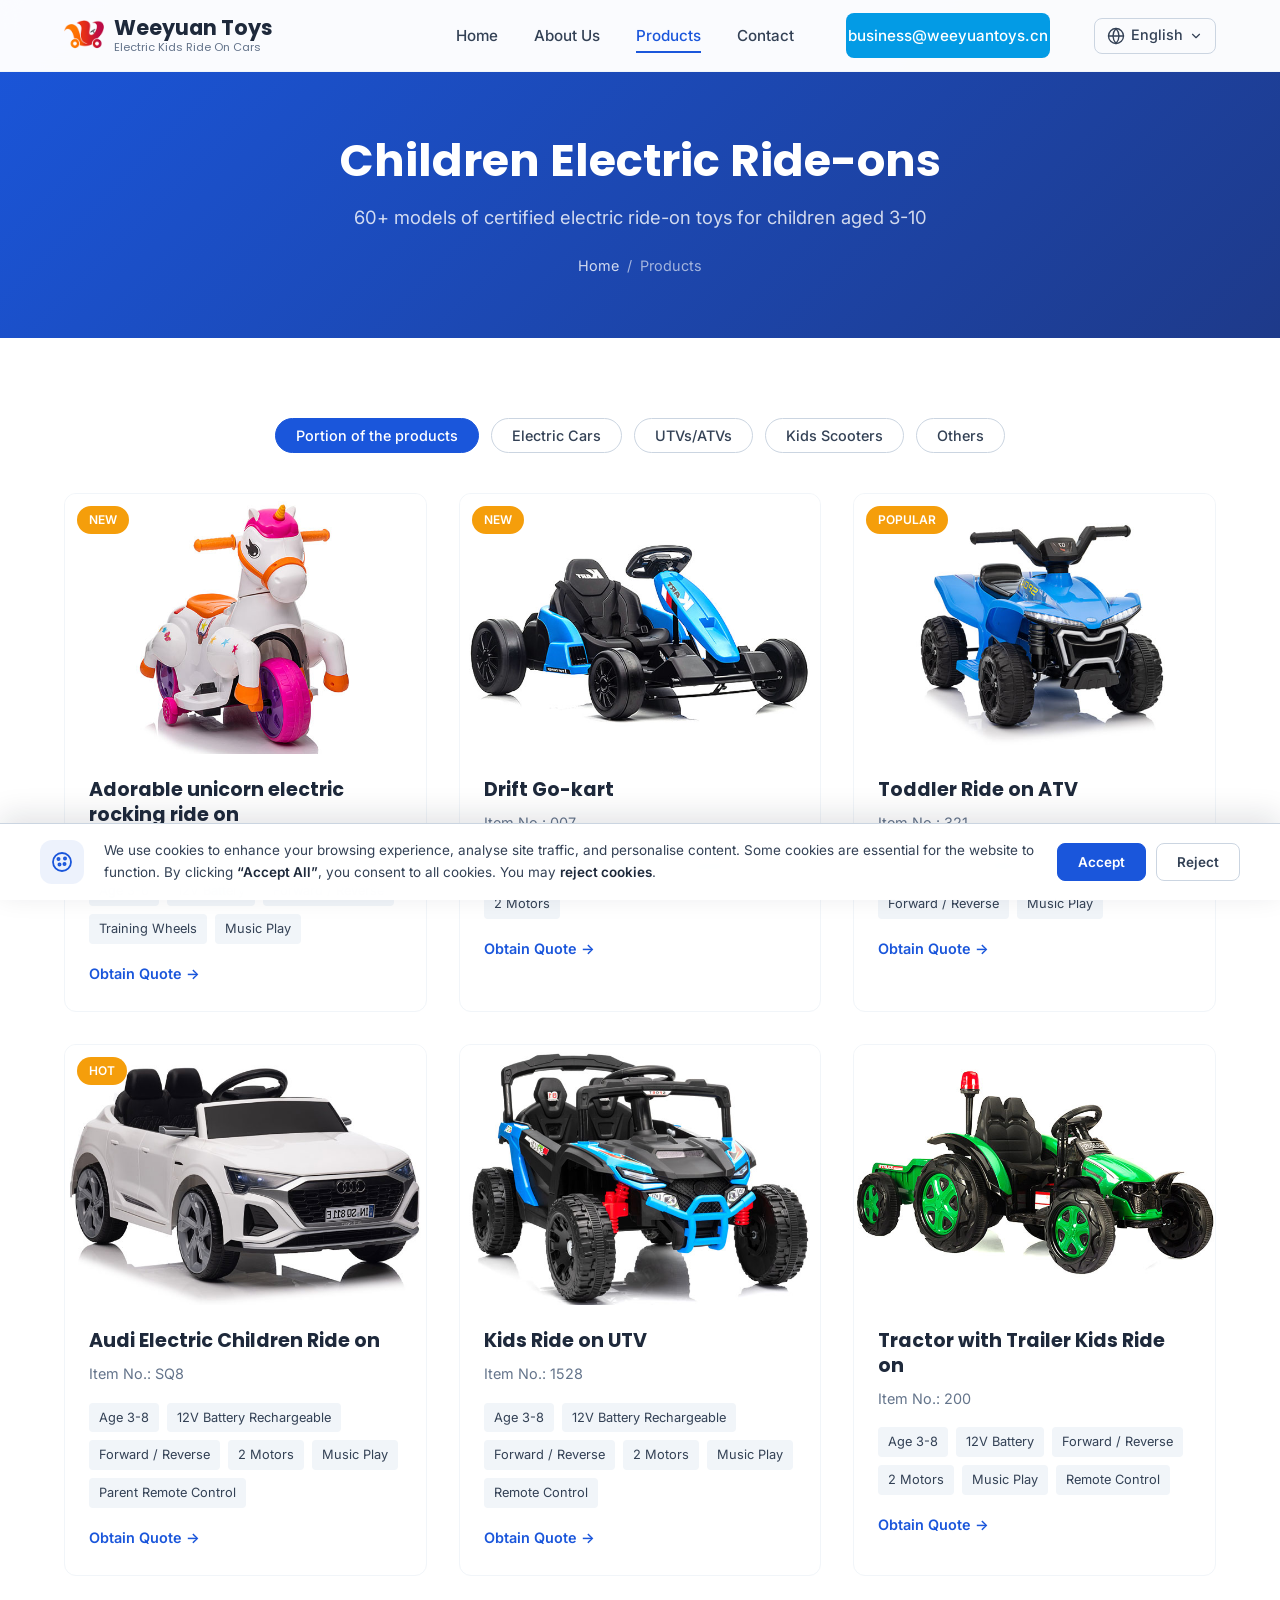
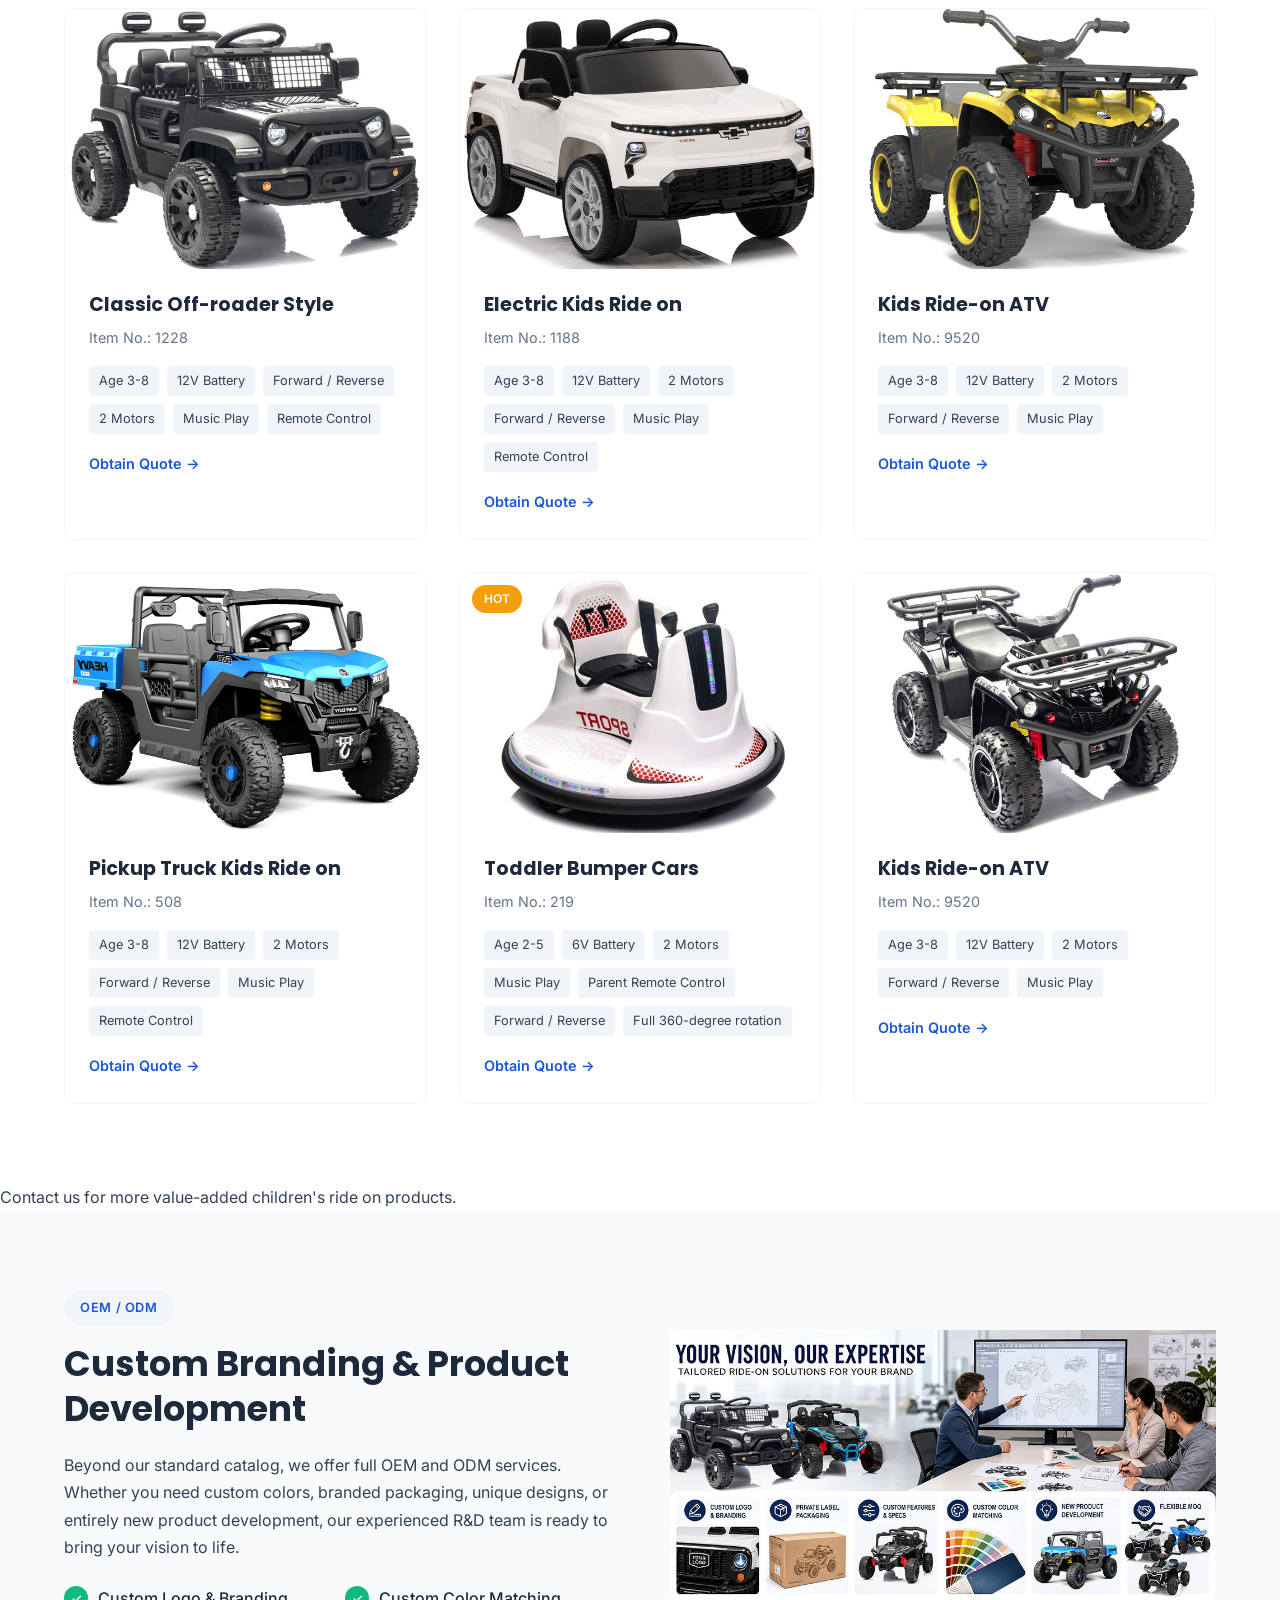
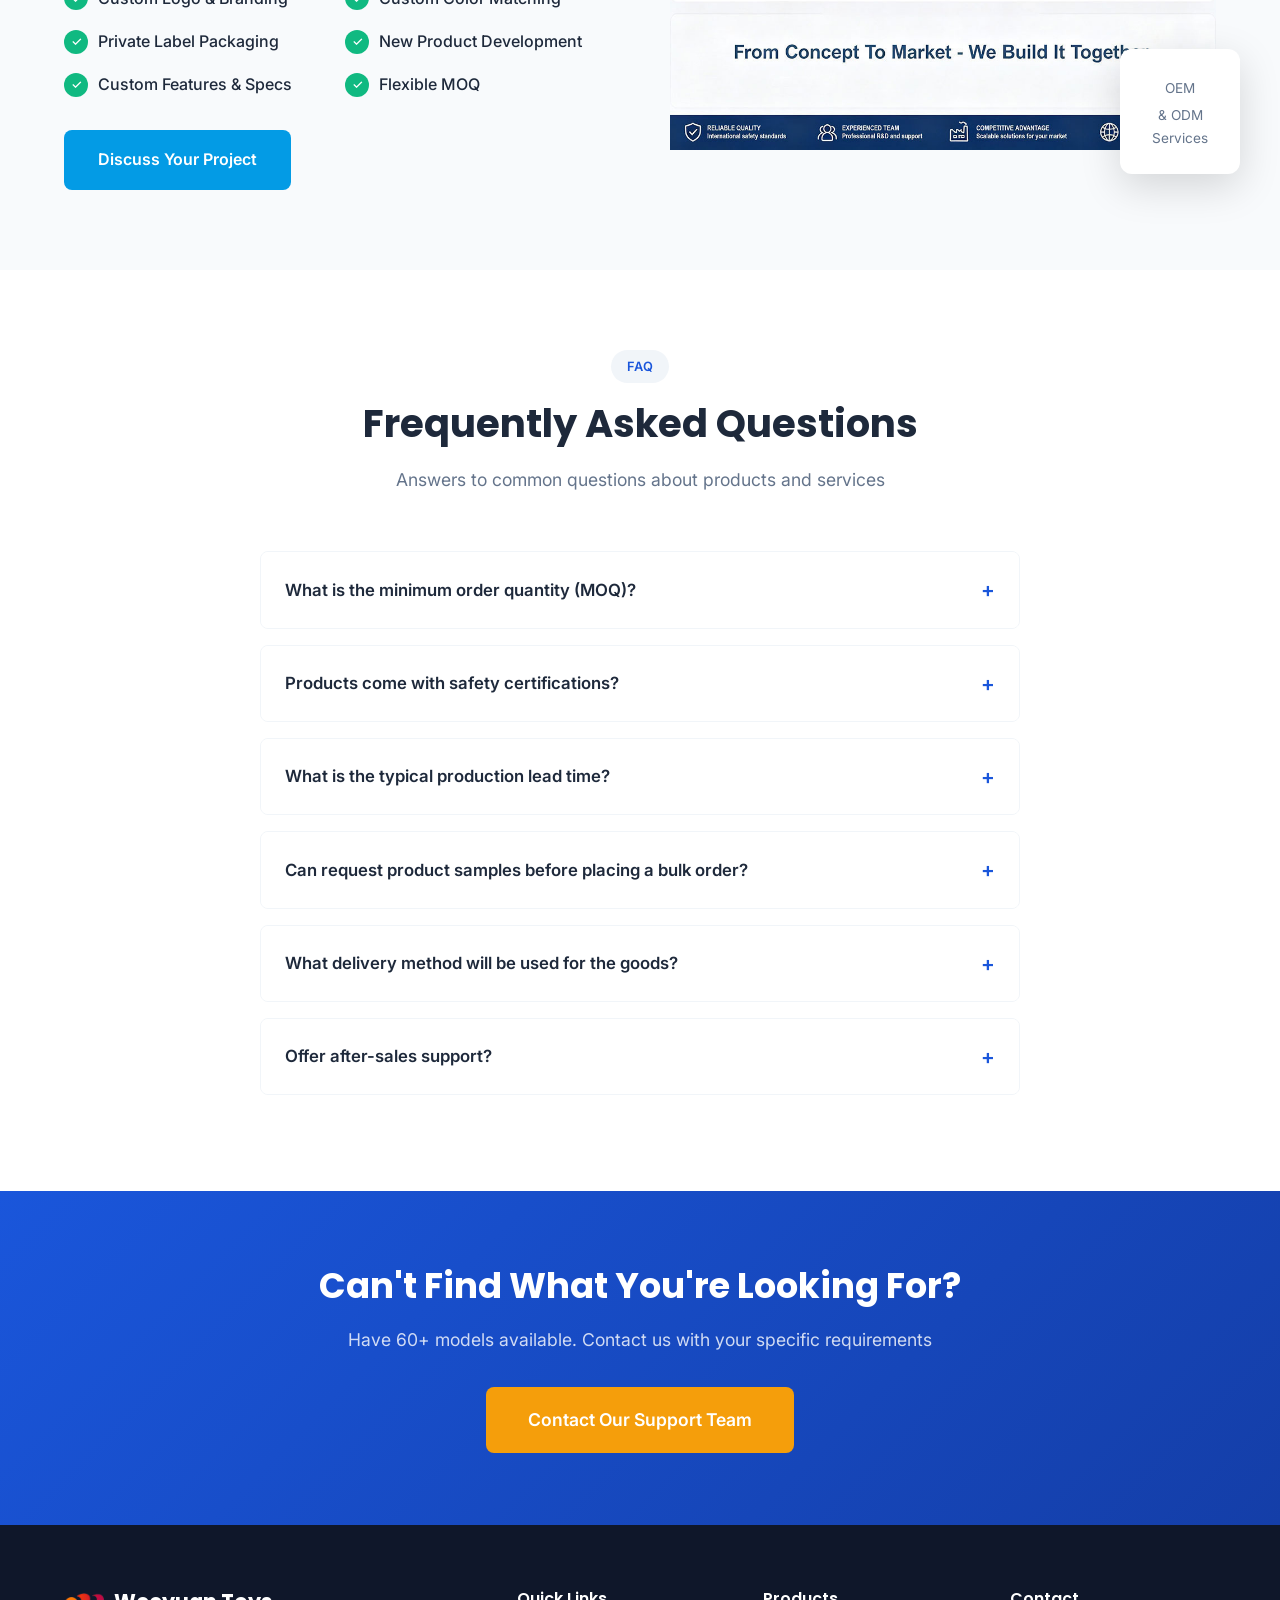
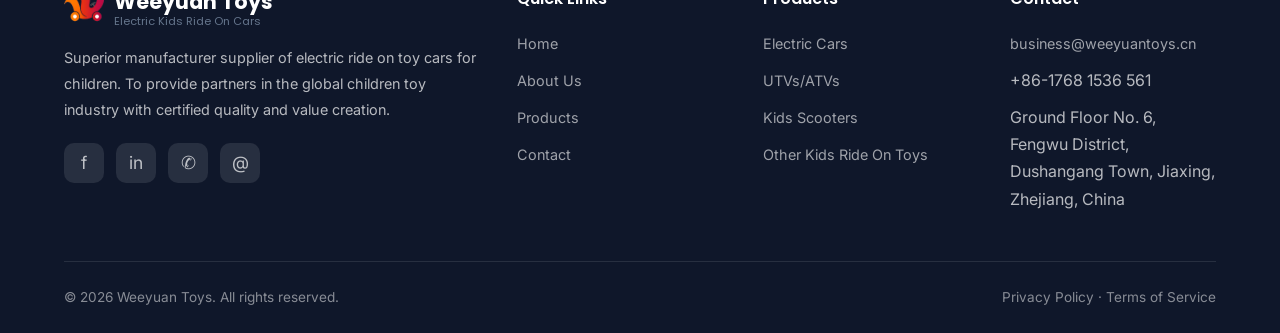
<file: products.html>
<!DOCTYPE html>
<html lang="en">
<head>
  <meta charset="UTF-8">
  <meta name="viewport" content="width=device-width, initial-scale=1.0">

  <title>Products - Electric Ride-On Toy Cars for Kids | Jiaxing Weeyuan Toys</title>
  <meta name="description" content="Wholesale range of electric ride-on toy cars for children — kids ride on toy cars, ATVs, UTVs, motorcycles, tractors, kids truck, bumper cars and kids scooters in 6V, 12V and 24V. CE & EN71 certified. Wholesale & OEM available.">
  <meta name="keywords" content="electric ride on cars, kids electric vehicles, children ride on toy cars wholesale, children's electric cars, 12V ride-on, 24V ride-on, kids ride on cars, kids ride on UTV ATV, OEM ODM ride on toy cars manufacturer supply factory">
  <meta name="author" content="Jiaxing Weeyuan Electric Kids Ride on Toy Cars">
  <meta name="author" content="Jiaxing Weeyuan Kids Toy Cars">
  <meta name="robots" content="index, follow, max-image-preview:large, max-snippet:-1, max-video-preview:-1">
  <meta name="googlebot" content="index, follow">
  <meta name="bingbot" content="index, follow">
  <meta name="language" content="English">
  <meta name="rating" content="General">
  <meta name="revisit-after" content="7 days">
  <link rel="canonical" href="https://www.weeyuantoys.cn/products.html">
  <link rel="alternate" hreflang="en" href="https://www.weeyuantoys.cn/products.html">
  <link rel="alternate" hreflang="x-default" href="https://www.weeyuantoys.cn/products.html">
  <meta name="robots" content="index, follow">
  <meta name="DC.Title" content="Kids Electric Ride-On Cars & Toy Vehicles | Weeyuan Toys">
  <meta name="DC.Creator" content="Jiaxing Weeyuan Kids Toy Cars">
  <meta name="DC.Subject" content="kids electric ride on cars, ride on ATV, UTV, go-kart, tractor, bumper car, wholesale">
  <meta name="DC.Description" content="Factory-direct wholesale range of certified children's electric ride-on cars and toy vehicles for overseas importers and distributors.">
  <meta name="DC.Publisher" content="Jiaxing Weeyuan Kids Toy Cars">
  <meta name="DC.Type" content="Text">
  <meta name="DC.Format" content="text/html">
  <meta name="DC.Language" content="en">
  <meta name="DC.Coverage" content="Worldwide">
  <meta name="DC.Identifier" content="https://www.weeyuantoys.cn/products.html">


  <!-- ===== Open Graph ===== -->
  <meta property="og:type" content="website">
  <meta property="og:title" content="Products - Electric Ride On Toy Cars | Jiaxing Weeyuan Toys">
  <meta property="og:description" content="Browse our full range of certified electric ride on toy cars — children ride on toy cars, ATVs, UTVs, truck, motorcycles, kids ride on, and more. Wholesale & OEM ODM.">
  <meta property="og:url" content="https://www.weeyuantoys.cn/products.html">
  <meta property="og:site_name" content="Jiaxing Weeyuan Kids Toy Cars">

  <!-- ===== Favicon ===== -->
  <link rel="icon" type="image/png" href="assets/images/iconro.png">

  <!-- ===== Fonts ===== -->
  <link rel="preconnect" href="https://fonts.googleapis.com">
  <link rel="preconnect" href="https://fonts.gstatic.com" crossorigin>
  <link href="https://fonts.googleapis.com/css2?family=Inter:wght@400;500;600;700&family=Poppins:wght@500;600;700;800&display=swap" rel="stylesheet">

  <!-- ===== Styles ===== -->
  <link rel="stylesheet" href="assets/css/style.css">

  <!-- ===== Structured Data ===== -->
  <script type="application/ld+json">
  {
    "@context": "https://schema.org",
    "@type": "CollectionPage",
    "name": "Electric Ride-On Toy Cars Products",
    "description": "Browse our full range of certified electric ride on toy cars for children.",
    "url": "https://www.weeyuantoys.cn/products.html",
    "isPartOf": {
      "@type": "WebSite",
      "name": "Jiaxing Weeyuan Electric Kids Toy Cars",
      "url": "https://www.weeyuantoys.cn"
    }
  }
  </script>
  <script type="application/ld+json">
  {
    "@context": "https://schema.org",
    "@type": "ItemList",
    "name": "Electric kids ride on toy cars supplier",
    "itemListElement": [
      {
        "@type": "Product",
        "position": 1,
        "name": "Children Ride on Toy Cars 12V",
        "category": "Electric Cars",
        "description": "Authentic sports car design with remote control, LED lights, music, and MP3 player."
      },
      {
        "@type": "Product",
        "position": 2,
        "name": "4WD Off-Road UTV 24V",
        "category": "Off-Road UTVs",
        "description": "Powerful four-wheel drive with EVA tires, suspension, and dual speed modes."
      },
      {
        "@type": "Product",
        "position": 3,
        "name": "Electric Kids Motorcycle 6V",
        "category": "Motorcycles",
        "description": "Cool motorcycle design with training wheels, working horn, and headlight."
      }
    ]
  }
  </script>
</head>
<body>

  <!-- ===== Header ===== -->
  <header class="header">
    <nav class="nav">
      <a href="index.html" class="logo">
        <div class="logo-icon"><img src="assets/images/Logo.png" alt="Weeyuan toys electric kids ride on toy cars manufacturer supplier"></div>
        <div class="logo-text">
          Weeyuan Toys
          <small>Electric Kids Ride On Cars</small>
        </div>
      </a>
      <ul class="nav-menu">
        <li><a href="index.html">Home</a></li>
        <li><a href="about.html">About Us</a></li>
        <li><a href="products.html" class="active">Products</a></li>
        <li><a href="contact.html">Contact</a></li>
        <li class="nav-cta"><a href="mailto:business@weeyuantoys.cn" class="btn btn-primary">business@weeyuantoys.cn</a></li>
        <li class="nav-lang">
          <button type="button" class="lang-btn" aria-haspopup="true" aria-expanded="false">
            <svg class="lang-icon" viewBox="0 0 24 24" fill="none" stroke="currentColor" stroke-width="1.8" stroke-linecap="round" stroke-linejoin="round" aria-hidden="true"><circle cx="12" cy="12" r="10"></circle><line x1="2" y1="12" x2="22" y2="12"></line><path d="M12 2a15.3 15.3 0 0 1 4 10 15.3 15.3 0 0 1-4 10 15.3 15.3 0 0 1-4-10 15.3 15.3 0 0 1 4-10z"></path></svg>
            <span class="lang-current">English</span>
            <svg class="lang-caret" viewBox="0 0 24 24" fill="none" stroke="currentColor" stroke-width="2" stroke-linecap="round" stroke-linejoin="round" aria-hidden="true"><polyline points="6 9 12 15 18 9"></polyline></svg>
          </button>
          <ul class="lang-menu" role="menu">
            <li><a href="#" role="menuitem" data-lang="ar" class="lang-option">Arabic</a></li>
            <li><a href="#" role="menuitem" data-lang="de" class="lang-option">Deutsch</a></li>
            <li><a href="#" role="menuitem" data-lang="en" class="lang-option active">English</a></li>
            <li><a href="#" role="menuitem" data-lang="es" class="lang-option">Español</a></li>
            <li><a href="#" role="menuitem" data-lang="fr" class="lang-option">Français</a></li>
            <li><a href="#" role="menuitem" data-lang="it" class="lang-option">Italiano</a></li>
            <li><a href="#" role="menuitem" data-lang="pt" class="lang-option">Português</a></li>
          </ul>
        </li>
      </ul>
      <button class="nav-toggle" aria-label="Toggle menu">
        <span></span><span></span><span></span>
      </button>
    </nav>
  </header>

  <!-- ===== Page Hero ===== -->
  <section class="page-hero">
    <div class="container">
      <h1>Children Electric Ride-ons</h1>
      <p>60+ models of certified electric ride-on toys for children aged 3-10</p>
      <div class="breadcrumb">
        <a href="index.html">Home</a> <span>/</span> <span>Products</span>
      </div>
    </div>
  </section>

  <!-- ===== Products Section ===== -->
  <section class="section">
    <div class="container">
      <!-- Filter Buttons -->
      <div class="product-filter">
        <button class="filter-btn active" data-filter="all">Portion of the products</button>
        <button class="filter-btn" data-filter="kids ride on cars">Electric Cars</button>
        <button class="filter-btn" data-filter="UTVs/ATVs">UTVs/ATVs</button>
        <button class="filter-btn" data-filter="kids scooters">Kids Scooters</button>
        <button class="filter-btn" data-filter="others">Others</button>
      </div>

      <!-- Products Grid -->
      <div class="products-grid">
        <!-- Product 1 -->
        <div class="product-card" data-category="kids ride on cars">
          <div class="product-image">
            <span class="product-badge">New</span>
            <img src="assets/images/b1.jpg" alt="Adorable unicorn electric rocking ride on" style="width:100%;height:100%;object-fit:cover;">
            <video class="product-image-video" src="assets/videos/unicorn-rocking-car.mp4" poster="assets/images/b1.jpg" muted loop playsinline preload="metadata" aria-label="Unicorn rocking car product video"></video>
          </div>
          <div class="product-body">
            <h3>Adorable unicorn electric rocking ride on</h3>
            <p>Item No.: 025</p>
            <div class="product-specs">
              <span>Age 3-6</span>
              <span>12V Battery</span>
              <span>Forward / Reverse</span>
              <span>Training Wheels</span>
              <span>Music Play</span>
            </div>
            <a href="contact.html" class="product-link">Obtain Quote →</a>
          </div>
        </div>

        <!-- Product 2 -->
        <div class="product-card" data-category="kids ride on cars">
          <div class="product-image">
            <span class="product-badge">New</span>
            <img src="assets/images/b2.jpg" alt="4WD Drift Go kart 24V" style="width:100%;height:100%;object-fit:cover;">
            <video class="product-image-video" src="assets/videos/drift-go-kart.mp4" poster="assets/images/b2.jpg" muted loop playsinline preload="metadata" aria-label="Drift go-kart product video"></video>
          </div>
          <div class="product-body">
            <h3>Drift Go-kart</h3>
            <p>Item No.: 007</p>
            <div class="product-specs">
              <span>Age 6-12</span>
              <span>24V Battery Rechargeable</span>
              <span>2 Motors</span>
            </div>
            <a href="contact.html" class="product-link">Obtain Quote →</a>
          </div>
        </div>

        <!-- Product 3 -->
        <div class="product-card" data-category="UTVs/ATVs">
          <div class="product-image">
            <span class="product-badge">Popular</span>
            <img src="assets/images/b3.jpg" alt="Electric toddler ride on ATV 6V" style="width:100%;height:100%;object-fit:cover;">
            <video class="product-image-video" src="assets/videos/toddler-children-ride-on-atv.mp4" poster="assets/images/b3.jpg" muted loop playsinline preload="metadata" aria-label="Toddler ride on ATV product video"></video>
          </div>
          <div class="product-body">
            <h3>Toddler Ride on ATV</h3>
            <p>Item No.: 321</p>
            <div class="product-specs">
              <span>Age 3-5</span>
              <span>6V Battery Rechargeable</span>
              <span>Forward / Reverse</span>
              <span>Music Play</span>
            </div>
            <a href="contact.html" class="product-link">Obtain Quote →</a>
          </div>
        </div>

        <!-- Product 4 -->
        <div class="product-card" data-category="kids ride on cars">
          <div class="product-image">
            <span class="product-badge">Hot</span>
            <img src="assets/images/b4.jpg" alt="Audi children ride on toy cars" style="width:100%;height:100%;object-fit:cover;">
            <video class="product-image-video" src="assets/videos/electric-children-ride-on-cars.mp4" poster="assets/images/b4.jpg" muted loop playsinline preload="metadata" aria-label="Children ride on car product video"></video>
          </div>
          <div class="product-body">
            <h3>Audi Electric Children Ride on</h3>
            <p>Item No.: SQ8</p>
            <div class="product-specs">
              <span>Age 3-8</span>
              <span>12V Battery Rechargeable</span>
              <span>Forward / Reverse</span>
              <span>2 Motors</span>
              <span>Music Play</span>
              <span>Parent Remote Control</span>
            </div>
            <a href="contact.html" class="product-link">Obtain Quote →</a>
          </div>
        </div>

        <!-- Product 5 -->
        <div class="product-card" data-category="UTVs/ATVs">
          <div class="product-image">
            <img src="assets/images/b5.jpg" alt="Kids ride on UTV" style="width:100%;height:100%;object-fit:cover;">
            <video class="product-image-video" src="assets/videos/electric-children-ride-on-utv.mp4" poster="assets/images/b5.jpg" muted loop playsinline preload="metadata" aria-label="Kids ride on UTV product video"></video>
          </div>
          <div class="product-body">
            <h3>Kids Ride on UTV</h3>
            <p>Item No.: 1528</p>
            <div class="product-specs">
              <span>Age 3-8</span>
              <span>12V Battery Rechargeable</span>
              <span>Forward / Reverse</span>
              <span>2 Motors</span>
              <span>Music Play</span>
              <span>Remote Control</span>
            </div>
            <a href="contact.html" class="product-link">Obtain Quote →</a>
          </div>
        </div>

        <!-- Product 6 -->
        <div class="product-card" data-category="kids ride on cars">
          <div class="product-image">
            <img src="assets/images/b6.jpg" alt="tractor with trailer" style="width:100%;height:100%;object-fit:cover;">
            <video class="product-image-video" src="assets/videos/tractor-with-trailer-for-electric-kids-ride-on.mp4" poster="assets/images/b6.jpg" muted loop playsinline preload="metadata" aria-label="Tractor with trailer product video"></video>
          </div>
          <div class="product-body">
            <h3>Tractor with Trailer Kids Ride on</h3>
            <p>Item No.: 200</p>
            <div class="product-specs">
              <span>Age 3-8</span>
              <span>12V Battery</span>
              <span>Forward / Reverse</span>
              <span>2 Motors</span>
              <span>Music Play</span>
              <span>Remote Control</span>
            </div>
            <a href="contact.html" class="product-link">Obtain Quote →</a>
          </div>
        </div>

        <!-- Product 7 -->
        <div class="product-card" data-category="kids ride on cars">
          <div class="product-image">
            <img src="assets/images/b7.jpg" alt="Classic off-roader style kids ride on" style="width:100%;height:100%;object-fit:cover;">
            <video class="product-image-video" src="assets/videos/electric-kids-ride-on-car-jeep-style.mp4" poster="assets/images/b7.jpg" muted loop playsinline preload="metadata" aria-label="Jeep style kids ride on car product video"></video>
          </div>
          <div class="product-body">
            <h3>Classic Off-roader Style</h3>
            <p>Item No.: 1228</p>
            <div class="product-specs">
              <span>Age 3-8</span>
              <span>12V Battery</span>
              <span>Forward / Reverse</span>
              <span>2 Motors</span>
              <span>Music Play</span>
              <span>Remote Control</span>
            </div>
            <a href="contact.html" class="product-link">Obtain Quote →</a>
          </div>
        </div>

        <!-- Product 8 -->
        <div class="product-card" data-category="kids ride on cars">
          <div class="product-image">
            <img src="assets/images/b8.jpg" alt="Kids ride on electric vehicles" style="width:100%;height:100%;object-fit:cover;">
            <video class="product-image-video" src="assets/videos/electric-kids-ride-on-cars.mp4" poster="assets/images/b8.jpg" muted loop playsinline preload="metadata" aria-label="Kids ride on electric vehicle product video"></video>
          </div>
          <div class="product-body">
            <h3>Electric Kids Ride on</h3>
            <p>Item No.: 1188</p>
            <div class="product-specs">
              <span>Age 3-8</span>
              <span>12V Battery</span>
              <span>2 Motors</span>
              <span>Forward / Reverse</span>
              <span>Music Play</span>
              <span>Remote Control</span>
            </div>
            <a href="contact.html" class="product-link">Obtain Quote →</a>
          </div>
        </div>

        <!-- Product 9 -->
        <div class="product-card" data-category="UTVs/ATVs">
          <div class="product-image">
            <img src="assets/images/b9.jpg" alt="Children ride on ATV" style="width:100%;height:100%;object-fit:cover;">
            <video class="product-image-video" src="assets/videos/electric-ride-on-atv-children-car.mp4" poster="assets/images/b9.jpg" muted loop playsinline preload="metadata" aria-label="Children ride on ATV product video"></video>
          </div>
          <div class="product-body">
            <h3>Kids Ride-on ATV</h3>
            <p>Item No.: 9520</p>
            <div class="product-specs">
              <span>Age 3-8</span>
              <span>12V Battery</span>
              <span>2 Motors</span>
              <span>Forward / Reverse</span>
              <span>Music Play</span>
            </div>
            <a href="contact.html" class="product-link">Obtain Quote →</a>
          </div>
        </div>

        <!-- Product 10 -->
        <div class="product-card" data-category="kids ride on cars">
          <div class="product-image">
            <img src="assets/images/b10.jpg" alt="pickup truck children ride on" style="width:100%;height:100%;object-fit:cover;">
            <video class="product-image-video" src="assets/videos/pickup-truck-kids-ride-on.mp4" poster="assets/images/b10.jpg" muted loop playsinline preload="metadata" aria-label="Pickup truck kids ride on product video"></video>
          </div>
          <div class="product-body">
            <h3>Pickup Truck Kids Ride on</h3>
            <p>Item No.: 508</p>
            <div class="product-specs">
              <span>Age 3-8</span>
              <span>12V Battery</span>
              <span>2 Motors</span>
              <span>Forward / Reverse</span>
              <span>Music Play</span>
              <span>Remote Control</span>
            </div>
            <a href="contact.html" class="product-link">Obtain Quote →</a>
          </div>
        </div>

        <!-- Product 11 -->
        <div class="product-card" data-category="kids ride on cars">
          <div class="product-image">
            <span class="product-badge">Hot</span>
            <img src="assets/images/b11.jpg" alt="Toddler bumper cars 12v" style="width:100%;height:100%;object-fit:cover;">
            <video class="product-image-video" src="assets/videos/toddler-ride-on-bumper-cars.mp4" poster="assets/images/b11.jpg" muted loop playsinline preload="metadata" aria-label="Toddler ride on bumper car product video"></video>
          </div>
          <div class="product-body">
            <h3>Toddler Bumper Cars</h3>
            <p>Item No.: 219</p>
            <div class="product-specs">
              <span>Age 2-5</span>
              <span>6V Battery</span>
              <span>2 Motors</span>
              <span>Music Play</span>
              <span>Parent Remote Control</span>
              <span>Forward / Reverse</span>
              <span>Full 360-degree rotation</span>
            </div>
            <a href="contact.html" class="product-link">Obtain Quote →</a>
          </div>
        </div>

        <!-- Product 12 -->
        <div class="product-card" data-category="UTVs/ATVs">
          <div class="product-image">
            <img src="assets/images/b12.jpg" alt="Electric children ride ons" style="width:100%;height:100%;object-fit:cover;">
            <video class="product-image-video" src="assets/videos/electric-ride-on-atv-children-car.mp4" poster="assets/images/b12.jpg" muted loop playsinline preload="metadata" aria-label="Electric children ride on product video"></video>
          </div>
          <div class="product-body">
            <h3>Kids Ride-on ATV</h3>
            <p>Item No.: 9520</p>
            <div class="product-specs">
              <span>Age 3-8</span>
              <span>12V Battery</span>
              <span>2 Motors</span>
              <span>Forward / Reverse</span>
              <span>Music Play</span>
            </div>
            <a href="contact.html" class="product-link">Obtain Quote →</a>
          </div>
        </div>
      </div>
    </div>
  </section>

Contact us for more value-added children's ride on products.

  <!-- ===== OEM/ODM Section ===== -->
  <section class="section" style="background: var(--gray-50);">
    <div class="container">
      <div class="about-grid">
        <div class="about-text">
          <span class="badge" style="display:inline-block; background:var(--gray-100); color:var(--primary); font-size:0.8rem; font-weight:600; letter-spacing:0.05em; text-transform:uppercase; padding:6px 16px; border-radius:20px; margin-bottom:16px;">OEM / ODM</span>
          <h2>Custom Branding & Product Development</h2>
          <p>Beyond our standard catalog, we offer full OEM and ODM services. Whether you need custom colors, branded packaging, unique designs, or entirely new product development, our experienced R&D team is ready to bring your vision to life.</p>
          <ul class="about-list">
            <li>Custom Logo & Branding</li>
            <li>Custom Color Matching</li>
            <li>Private Label Packaging</li>
            <li>New Product Development</li>
            <li>Custom Features & Specs</li>
            <li>Flexible MOQ</li>
          </ul>
          <a href="contact.html" class="btn btn-primary">Discuss Your Project</a>
        </div>
        <div class="about-visual">
          <div class="img-main"><img src="assets/images/custom-support.jpg" alt="OEM/ODM children ride on cars supply custom support services" style="width:100%;height:100%;object-fit:cover;"></div>
          <div class="img-badge">
            <div class="text">OEM</div>
            <div class="text">& ODM<br>Services</div>
          </div>
        </div>
      </div>
    </div>
  </section>

  <!-- ===== FAQ Section ===== -->
  <section class="section">
    <div class="container">
      <div class="section-title">
        <span class="badge">FAQ</span>
        <h2>Frequently Asked Questions</h2>
        <p>Answers to common questions about products and services</p>
      </div>
      <div class="faq-list">
        <div class="faq-item">
          <div class="faq-question">
            What is the minimum order quantity (MOQ)?
            <span class="faq-toggle">+</span>
          </div>
          <div class="faq-answer">
            <p>Our standard MOQ is can be flexible per model for wholesale orders. For OEM/ODM projects, the MOQ may vary from 50-100 pieces depending on customization requirements. Contact us for specific MOQ details.</p>
          </div>
        </div>
        <div class="faq-item">
          <div class="faq-question">
            Products come with safety certifications?
            <span class="faq-toggle">+</span>
          </div>
          <div class="faq-answer">
            <p>Yes, all products are tested and certified to meet CE, EN71 (Europe), and ASTM F963 (USA) safety standards. Can provide certification documents upon request with your order.</p>
          </div>
        </div>
        <div class="faq-item">
          <div class="faq-question">
            What is the typical production lead time?
            <span class="faq-toggle">+</span>
          </div>
          <div class="faq-answer">
            <p>For standard products, the production lead time is 15-25 days depending on order quantity. For OEM/ODM orders, it typically takes 28-35 days including sample development and approval.</p>
          </div>
        </div>
        <div class="faq-item">
          <div class="faq-question">
            Can request product samples before placing a bulk order?
            <span class="faq-toggle">+</span>
          </div>
          <div class="faq-answer">
            <p>Absolutely. We encourage all new clients to request samples. Sample costs are based on the product price, and we can often refund the sample fee when you place a bulk order.</p>
          </div>
        </div>
        <div class="faq-item">
          <div class="faq-question">
            What delivery method will be used for the goods?
            <span class="faq-toggle">+</span>
          </div>
          <div class="faq-answer">
            <p>Sea freight (most cost-effective for bulk orders), air freight (faster delivery), and express courier (DHL, FedEx, UPS for samples). We can handle FOB, CFR, CIF, DDU, and other based on your preference.</p>
          </div>
        </div>
        <div class="faq-item">
          <div class="faq-question">
            Offer after-sales support?
            <span class="faq-toggle">+</span>
          </div>
          <div class="faq-answer">
            <p>Yes, we provide comprehensive after-sales support including spare parts supply, technical guidance, and warranty service, and ensure your customers are satisfied. Supply is just the beginning.</p>
          </div>
        </div>
      </div>
    </div>
  </section>

  <!-- ===== CTA ===== -->
  <section class="cta-section">
    <div class="container">
      <h2>Can't Find What You're Looking For?</h2>
      <p>Have 60+ models available. Contact us with your specific requirements</p>
      <a href="contact.html" class="btn btn-accent btn-lg">Contact Our Support Team</a>
    </div>
  </section>

  <!-- ===== Footer ===== -->
  <footer class="footer">
    <div class="container">
      <div class="footer-grid">
        <div class="footer-brand">
          <a href="index.html" class="logo">
            <div class="logo-icon"><img src="assets/images/Logo.png" alt="Weeyuan Toys"></div>
            <div class="logo-text">
              Weeyuan Toys
              <small>Electric Kids Ride On Cars</small>
            </div>
          </a>
          <p>Superior manufacturer supplier of electric ride on toy cars for children. To provide partners in the global children toy industry with certified quality and value creation.</p>
          <div class="footer-social">
            <a href="#" aria-label="Facebook">f</a>
            <a href="#" aria-label="LinkedIn">in</a>
            <a href="#" aria-label="WhatsApp">✆</a>
            <a href="maito:allen@weeyuantoys.cn" aria-label="Email">@</a>
          </div>
        </div>
        <div class="footer-col">
          <h4>Quick Links</h4>
          <ul>
            <li><a href="index.html">Home</a></li>
            <li><a href="about.html">About Us</a></li>
            <li><a href="products.html">Products</a></li>
            <li><a href="contact.html">Contact</a></li>
          </ul>
        </div>
        <div class="footer-col">
          <h4>Products</h4>
          <ul>
            <li><a href="products.html">Electric Cars</a></li>
            <li><a href="products.html">UTVs/ATVs</a></li>
            <li><a href="products.html">Kids Scooters</a></li>
            <li><a href="products.html">Other Kids Ride On Toys</a></li>
          </ul>
        </div>
        <div class="footer-col">
          <h4>Contact</h4>
          <ul>
            <li><a href="mailto:business@weeyuantoys.cn">business@weeyuantoys.cn</a></li>
            <li>+86-1768 1536 561</li>
            <li>Ground Floor No. 6, Fengwu District, Dushangang Town, Jiaxing, Zhejiang, China</li>
          </ul>
        </div>
      </div>
      <div class="footer-bottom">
        <p>&copy; <span id="currentYear">2026</span> Weeyuan Toys. All rights reserved.</p>
        <p><a href="#">Privacy Policy</a> · <a href="#">Terms of Service</a></p>
      </div>
    </div>
  </footer>

  <!-- ===== Cookie Consent Banner (GDPR / CCPA) ===== -->
  <div class="wy-cookie-banner" id="wyCookieBanner" role="dialog" aria-live="polite" aria-label="Cookie consent" hidden>
    <div class="wy-cookie-inner">
      <div class="wy-cookie-icon" aria-hidden="true">
        <svg viewBox="0 0 24 24" fill="none" stroke="currentColor" stroke-width="1.8" stroke-linecap="round" stroke-linejoin="round">
          <circle cx="12" cy="12" r="9"/>
          <circle cx="8.5" cy="9" r="1.1"/>
          <circle cx="15" cy="8.5" r="1.1"/>
          <circle cx="9.5" cy="14.5" r="1.1"/>
          <circle cx="14.5" cy="14" r="1.1"/>
        </svg>
      </div>
      <div class="wy-cookie-body">
        <p class="wy-cookie-text">
          We use cookies to enhance your browsing experience, analyse site traffic, and personalise content. Some cookies are essential for the website to function. By clicking <strong>&ldquo;Accept All&rdquo;</strong>, you consent to all cookies. You may <strong>reject  cookies</strong>.
        </p>
      </div>
      <div class="wy-cookie-actions">
        <button type="button" class="wy-cookie-btn wy-cookie-btn--primary" id="wyCookieAcceptAll">Accept</button>
        <button type="button" class="wy-cookie-btn wy-cookie-btn--ghost" id="wyCookieReject">Reject</button>
      </div>
    </div>
  </div>

  <!-- ===== Back to Top Button ===== -->
  <button type="button" class="wy-back-to-top" aria-label="Back to top" title="Back to top">
    <svg viewBox="0 0 24 24" aria-hidden="true">
      <path d="M12 19V5"/>
      <path d="M5 12l7-7 7 7"/>
    </svg>
  </button>

  <script src="assets/js/main.js"></script>
</body>
</html>
</file>
<file: assets/css/style.css>
/* ============================================
   Jiaxing Weeyuan Kids Toy Cars
   Static SEO Website - Main Stylesheet
   Style: Modern European/American B2B
   ============================================ */

/* ===== CSS Variables (Easy to customize) ===== */
:root {
  --primary: #1a56db;
  --primary-dark: #143ea8;
  --primary-light: #3b82f6;
  --accent: #f59e0b;
  --accent-dark: #d97706;
  --dark: #1e293b;
  --gray-900: #0f172a;
  --gray-700: #334155;
  --gray-500: #64748b;
  --gray-300: #cbd5e1;
  --gray-100: #f1f5f9;
  --gray-50: #f8fafc;
  --white: #ffffff;
  --success: #10b981;
  --radius: 12px;
  --radius-sm: 8px;
  --shadow-sm: 0 1px 3px rgba(0,0,0,0.08);
  --shadow-md: 0 4px 16px rgba(0,0,0,0.1);
  --shadow-lg: 0 12px 40px rgba(0,0,0,0.15);
  --transition: all 0.3s ease;
  --max-width: 1200px;
  --header-height: 72px;
}

/* ===== Reset ===== */
*, *::before, *::after {
  margin: 0;
  padding: 0;
  box-sizing: border-box;
}

html {
  scroll-behavior: smooth;
  font-size: 16px;
}

body {
  font-family: 'Inter', -apple-system, BlinkMacSystemFont, 'Segoe UI', Roboto, sans-serif;
  color: var(--gray-700);
  line-height: 1.7;
  background: var(--white);
  overflow-x: hidden;
}

h1, h2, h3, h4, h5, h6 {
  font-family: 'Poppins', 'Inter', sans-serif;
  color: var(--dark);
  font-weight: 700;
  line-height: 1.3;
}

a {
  color: var(--primary);
  text-decoration: none;
  transition: var(--transition);
}

a:hover {
  color: var(--primary-dark);
}

img {
  max-width: 100%;
  height: auto;
  display: block;
}

ul {
  list-style: none;
}

/* ===== Container ===== */
.container {
  max-width: var(--max-width);
  margin: 0 auto;
  padding: 0 24px;
}

/* ===== Section ===== */
.section {
  padding: 80px 0;
}

.section-sm {
  padding: 48px 0;
}

.section-title {
  text-align: center;
  margin-bottom: 56px;
}

.section-title .badge {
  display: inline-block;
  background: var(--gray-100);
  color: var(--primary);
  font-size: 0.8rem;
  font-weight: 600;
  letter-spacing: 0.05em;
  text-transform: uppercase;
  padding: 6px 16px;
  border-radius: 20px;
  margin-bottom: 16px;
}

.section-title h2 {
  font-size: 2.4rem;
  margin-bottom: 16px;
}

.section-title p {
  font-size: 1.1rem;
  color: var(--gray-500);
  max-width: 600px;
  margin: 0 auto;
}

/* ===== Buttons ===== */
.btn {
  display: inline-flex;
  align-items: center;
  gap: 8px;
  padding: 14px 32px;
  font-size: 1rem;
  font-weight: 600;
  border-radius: var(--radius-sm);
  border: 2px solid transparent;
  cursor: pointer;
  transition: var(--transition);
  text-align: center;
  font-family: inherit;
}

.btn-primary {
  background: #039BE5;
  color: #ffffff;
}

.btn-primary:hover {
  background: #ffffff;
  color: #000000;
  transform: translateY(-2px);
  box-shadow: var(--shadow-md);
}

.btn-outline {
  background: transparent;
  color: var(--white);
  border-color: var(--white);
}

.btn-outline:hover {
  background: var(--white);
  color: var(--primary);
}

.btn-accent {
  background: var(--accent);
  color: var(--white);
}

.btn-accent:hover {
  background: var(--accent-dark);
  color: var(--white);
  transform: translateY(-2px);
  box-shadow: var(--shadow-md);
}

.btn-lg {
  padding: 16px 40px;
  font-size: 1.1rem;
}

/* ===== Header / Navigation ===== */
.header {
  position: fixed;
  top: 0;
  left: 0;
  right: 0;
  height: var(--header-height);
  background: rgba(255,255,255,0.98);
  backdrop-filter: blur(10px);
  border-bottom: 1px solid var(--gray-100);
  z-index: 1000;
  transition: var(--transition);
}

.header.scrolled {
  box-shadow: var(--shadow-sm);
}

.header.nav-hidden {
  transform: translateY(-100%);
}

.nav {
  max-width: var(--max-width);
  margin: 0 auto;
  padding: 0 24px;
  height: 100%;
  display: flex;
  align-items: center;
  justify-content: space-between;
}

.logo {
  display: flex;
  align-items: center;
  gap: 10px;
  font-family: 'Poppins', sans-serif;
  font-weight: 700;
  font-size: 1.3rem;
  color: var(--dark);
  text-decoration: none;
}

.logo:hover {
  color: var(--dark);
}

.logo-icon {
  width: 40px;
  height: 40px;
  display: flex;
  align-items: center;
  justify-content: center;
  flex-shrink: 0;
}

.logo-icon img {
  width: auto;
  height: 100%;
  max-width: 100%;
  object-fit: contain;
  display: block;
}

.logo-text {
  display: flex;
  flex-direction: column;
  line-height: 1.2;
}

.logo-text small {
  font-size: 0.7rem;
  color: var(--gray-500);
  font-weight: 400;
}

.nav-menu {
  display: flex;
  align-items: center;
  gap: 36px;
}

.nav-menu a {
  color: var(--gray-700);
  font-weight: 500;
  font-size: 0.95rem;
  position: relative;
  padding: 8px 0;
}

.nav-menu a::after {
  content: '';
  position: absolute;
  bottom: 0;
  left: 0;
  width: 0;
  height: 2px;
  background: var(--primary);
  transition: var(--transition);
}

.nav-menu a:hover::after,
.nav-menu a.active::after {
  width: 100%;
}

.nav-menu a:hover,
.nav-menu a.active {
  color: var(--primary);
}

.nav-cta {
  margin-left: 16px;
}

.nav-cta .btn-primary {
  color: #ffffff;
}

/* ===== Language Switcher ===== */
.nav-lang {
  position: relative;
  margin-left: 8px;
}

.lang-btn {
  display: flex;
  align-items: center;
  gap: 6px;
  padding: 8px 12px;
  background: none;
  border: 1px solid var(--gray-300);
  border-radius: 8px;
  cursor: pointer;
  color: var(--gray-700);
  font-size: 0.9rem;
  font-weight: 500;
  font-family: inherit;
  line-height: 1;
  transition: var(--transition);
}

.lang-btn:hover {
  border-color: var(--primary);
  color: var(--primary);
}

.lang-icon {
  width: 18px;
  height: 18px;
  flex-shrink: 0;
}

.lang-caret {
  width: 14px;
  height: 14px;
  flex-shrink: 0;
  transition: transform 0.2s ease;
}

.nav-lang.open .lang-caret {
  transform: rotate(180deg);
}

.lang-menu {
  position: absolute;
  top: calc(100% + 10px);
  right: 0;
  min-width: 172px;
  background: var(--white);
  border: 1px solid var(--gray-100);
  border-radius: 10px;
  box-shadow: var(--shadow-md);
  padding: 6px;
  margin: 0;
  list-style: none;
  opacity: 0;
  visibility: hidden;
  transform: translateY(-8px);
  transition: opacity 0.2s ease, transform 0.2s ease, visibility 0.2s;
  z-index: 1100;
}

.nav-lang.open .lang-menu {
  opacity: 1;
  visibility: visible;
  transform: translateY(0);
}

.lang-menu a {
  display: block;
  padding: 8px 14px;
  border-radius: 6px;
  color: var(--gray-700);
  font-size: 0.9rem;
  font-weight: 500;
  text-decoration: none;
  transition: var(--transition);
}

.lang-menu a:hover {
  background: var(--gray-50);
  color: var(--primary);
}

.lang-menu a.active {
  color: var(--primary);
  font-weight: 600;
  background: rgba(26, 86, 219, 0.06);
}

.nav-toggle {
  display: none;
  flex-direction: column;
  gap: 5px;
  cursor: pointer;
  padding: 8px;
  background: none;
  border: none;
}

.nav-toggle span {
  width: 24px;
  height: 2px;
  background: var(--dark);
  transition: var(--transition);
  border-radius: 2px;
}

.nav-toggle.active span:nth-child(1) {
  transform: rotate(45deg) translate(5px, 5px);
}

.nav-toggle.active span:nth-child(2) {
  opacity: 0;
}

.nav-toggle.active span:nth-child(3) {
  transform: rotate(-45deg) translate(5px, -5px);
}

/* ===== Hero Section ===== */
.hero {
  position: relative;
  min-height: 100vh;
  display: flex;
  align-items: center;
  background: url('../images/dfaa.jpg') center center / cover no-repeat;
  overflow: hidden;
  padding-top: var(--header-height);
}

.hero::before {
  content: '';
  position: absolute;
  top: 0;
  left: 0;
  right: 0;
  bottom: 0;
  background: linear-gradient(135deg, rgba(26, 86, 219, 0.4) 0%, rgba(30, 58, 138, 0.4) 50%, rgba(30, 41, 59, 0.4) 100%);
}

.hero-content {
  position: relative;
  z-index: 2;
  display: grid;
  grid-template-columns: 1fr 1fr;
  gap: 60px;
  align-items: center;
  width: 100%;
}

.hero-text h1 {
  font-size: 3.2rem;
  color: var(--white);
  margin-bottom: 20px;
  line-height: 1.2;
}

.hero-text h1 span {
  color: var(--accent);
}

.hero-text p {
  font-size: 1.2rem;
  color: rgba(255,255,255,0.85);
  margin-bottom: 32px;
  max-width: 500px;
}

.hero-buttons {
  display: flex;
  gap: 16px;
  flex-wrap: wrap;
}

.hero-stats {
  display: flex;
  gap: 40px;
  margin-top: 48px;
  padding-top: 32px;
  border-top: 1px solid rgba(255,255,255,0.15);
}

.hero-stat .number {
  font-family: 'Poppins', sans-serif;
  font-size: 2.2rem;
  font-weight: 700;
  color: var(--white);
}

.hero-stat .label {
  font-size: 0.85rem;
  color: rgba(255,255,255,0.65);
  text-transform: uppercase;
  letter-spacing: 0.05em;
}

.hero-visual {
  position: relative;
  display: flex;
  justify-content: center;
  align-items: center;
}

.hero-card {
  background: rgba(255,255,255,0.1);
  backdrop-filter: blur(20px);
  border: 1px solid rgba(255,255,255,0.15);
  border-radius: 24px;
  padding: 48px;
  max-width: 420px;
  width: 100%;
}

.hero-card h3 {
  color: var(--white);
  font-size: 1.4rem;
  margin-bottom: 24px;
}

.hero-card ul {
  display: flex;
  flex-direction: column;
  gap: 16px;
}

.hero-card li {
  display: flex;
  align-items: flex-start;
  gap: 12px;
  color: rgba(255,255,255,0.9);
  font-size: 0.95rem;
}

.hero-card li .check {
  width: 24px;
  height: 24px;
  background: var(--accent);
  border-radius: 50%;
  display: flex;
  align-items: center;
  justify-content: center;
  font-size: 0.75rem;
  color: white;
  flex-shrink: 0;
  margin-top: 2px;
}

/* ===== Page Hero (inner pages) ===== */
.page-hero {
  background: linear-gradient(135deg, #1a56db 0%, #1e3a8a 100%);
  padding: calc(var(--header-height) + 60px) 0 60px;
  text-align: center;
  color: var(--white);
}

.page-hero h1 {
  font-size: 2.8rem;
  color: var(--white);
  margin-bottom: 12px;
}

.page-hero p {
  font-size: 1.15rem;
  color: rgba(255,255,255,0.8);
  max-width: 600px;
  margin: 0 auto;
}

.breadcrumb {
  display: flex;
  justify-content: center;
  gap: 8px;
  margin-top: 20px;
  font-size: 0.9rem;
  color: rgba(255,255,255,0.6);
}

.breadcrumb a {
  color: rgba(255,255,255,0.8);
}

.breadcrumb a:hover {
  color: var(--white);
}

/* ===== Features / Why Choose Us ===== */
.features-grid {
  display: grid;
  grid-template-columns: repeat(4, 1fr);
  gap: 28px;
}

.feature-card {
  background: var(--white);
  border: 1px solid var(--gray-100);
  border-radius: var(--radius);
  padding: 36px 28px;
  text-align: center;
  transition: var(--transition);
}

.feature-card:hover {
  border-color: var(--primary-light);
  box-shadow: var(--shadow-md);
  transform: translateY(-4px);
}

.feature-icon {
  width: 64px;
  height: 64px;
  border-radius: 16px;
  display: flex;
  align-items: center;
  justify-content: center;
  font-size: 1.8rem;
  margin: 0 auto 20px;
  background: linear-gradient(135deg, #eff6ff, #dbeafe);
  color: var(--primary);
}

.feature-icon svg {
  display: block;
}

.feature-card h3 {
  font-size: 1.15rem;
  margin-bottom: 10px;
}

.feature-card p {
  font-size: 0.9rem;
  color: var(--gray-500);
}

/* ===== Product Cards ===== */
.products-grid {
  display: grid;
  grid-template-columns: repeat(3, 1fr);
  gap: 32px;
}

.product-card {
  background: var(--white);
  border: 1px solid var(--gray-100);
  border-radius: var(--radius);
  overflow: hidden;
  transition: var(--transition);
}

.product-card:hover {
  box-shadow: var(--shadow-lg);
  transform: translateY(-6px);
}

.product-image {
  width: 100%;
  height: 260px;
  background: linear-gradient(135deg, #f1f5f9, #e2e8f0);
  display: flex;
  align-items: center;
  justify-content: center;
  font-size: 3rem;
  overflow: hidden;
  position: relative;
}

.product-image img {
  width: 100%;
  height: 100%;
  object-fit: cover;
}

/* Hover-flip: alternate image fades in over the primary image */
.product-image img.product-image-hover {
  position: absolute;
  inset: 0;
  opacity: 0;
  transition: opacity 0.35s ease;
  z-index: 1;
}

.product-card:hover .product-image img.product-image-hover {
  opacity: 1;
}

/* Hover-flip: product video fades in and plays over the primary image */
.product-image video.product-image-video {
  position: absolute;
  inset: 0;
  width: 100%;
  height: 100%;
  object-fit: cover;
  opacity: 0;
  transition: opacity 0.35s ease;
  z-index: 1;
  background: var(--white);
}

.product-card:hover .product-image video.product-image-video {
  opacity: 1;
}

/* Touch devices have no hover: reveal the video with native controls instead */
@media (hover: none) {
  .product-image video.product-image-video {
    opacity: 1;
    pointer-events: auto;
  }
}

.product-badge {
  position: absolute;
  top: 12px;
  left: 12px;
  background: var(--accent);
  color: var(--white);
  font-size: 0.75rem;
  font-weight: 600;
  padding: 4px 12px;
  border-radius: 20px;
  text-transform: uppercase;
  z-index: 2;
}

.product-body {
  padding: 24px;
}

.product-body h3 {
  font-size: 1.2rem;
  margin-bottom: 8px;
}

.product-body p {
  font-size: 0.9rem;
  color: var(--gray-500);
  margin-bottom: 16px;
}

.product-specs {
  display: flex;
  flex-wrap: wrap;
  gap: 8px;
  margin-bottom: 16px;
}

.product-specs span {
  background: var(--gray-100);
  color: var(--gray-700);
  font-size: 0.8rem;
  padding: 4px 10px;
  border-radius: 4px;
}

.product-link {
  font-weight: 600;
  font-size: 0.9rem;
  display: inline-flex;
  align-items: center;
  gap: 6px;
}

.product-link:hover {
  gap: 10px;
}

/* ===== About Section ===== */
.about-grid {
  display: grid;
  grid-template-columns: 1fr 1fr;
  gap: 60px;
  align-items: center;
}

.about-visual {
  position: relative;
}

.about-visual .img-main {
  width: 100%;
  height: 420px;
  border-radius: var(--radius);
  background: linear-gradient(135deg, #dbeafe, #bfdbfe);
  display: flex;
  align-items: center;
  justify-content: center;
  font-size: 4rem;
}

.about-visual .img-badge {
  position: absolute;
  bottom: -24px;
  right: -24px;
  background: var(--white);
  border-radius: var(--radius);
  padding: 24px 32px;
  box-shadow: var(--shadow-lg);
  text-align: center;
}

.about-visual .img-badge .num {
  font-family: 'Poppins', sans-serif;
  font-size: 2.4rem;
  font-weight: 700;
  color: var(--primary);
  line-height: 1;
}

.about-visual .img-badge .text {
  font-size: 0.85rem;
  color: var(--gray-500);
  margin-top: 4px;
}

.about-text h2 {
  font-size: 2.2rem;
  margin-bottom: 20px;
}

.about-text p {
  margin-bottom: 16px;
  color: var(--gray-700);
}

.about-list {
  display: grid;
  grid-template-columns: 1fr 1fr;
  gap: 16px;
  margin: 24px 0 32px;
}

.about-list li {
  display: flex;
  align-items: center;
  gap: 10px;
  font-weight: 500;
  color: var(--dark);
}

.about-list li::before {
  content: '✓';
  width: 24px;
  height: 24px;
  background: var(--success);
  color: white;
  border-radius: 50%;
  display: flex;
  align-items: center;
  justify-content: center;
  font-size: 0.8rem;
  flex-shrink: 0;
}

/* ===== Stats Counter ===== */
.stats-section {
  background: var(--gray-900);
  padding: 64px 0;
}

.stats-grid {
  display: grid;
  grid-template-columns: repeat(4, 1fr);
  gap: 32px;
  text-align: center;
}

.stat-item .num {
  font-family: 'Poppins', sans-serif;
  font-size: 3rem;
  font-weight: 700;
  color: var(--white);
  line-height: 1;
}

.stat-item .num span {
  color: var(--accent);
}

.stat-item .label {
  font-size: 0.95rem;
  color: rgba(255,255,255,0.6);
  margin-top: 8px;
  text-transform: uppercase;
  letter-spacing: 0.05em;
}

/* ===== Certifications ===== */
.cert-grid {
  display: grid;
  grid-template-columns: repeat(4, 1fr);
  gap: 24px;
}

.cert-item {
  background: var(--gray-50);
  border: 2px dashed var(--gray-300);
  border-radius: var(--radius);
  padding: 32px 20px;
  text-align: center;
  transition: var(--transition);
}

.cert-item:hover {
  border-color: var(--primary);
  background: var(--white);
  box-shadow: var(--shadow-sm);
}

.cert-item .cert-icon {
  font-size: 2.5rem;
  margin-bottom: 12px;
}

.cert-item h4 {
  font-size: 1rem;
  margin-bottom: 6px;
}

.cert-item p {
  font-size: 0.8rem;
  color: var(--gray-500);
}

/* ===== Process / Timeline ===== */
.process-grid {
  display: grid;
  grid-template-columns: repeat(4, 1fr);
  gap: 28px;
  position: relative;
}

.process-grid::before {
  content: '';
  position: absolute;
  top: 32px;
  left: 12%;
  right: 12%;
  height: 2px;
  background: var(--gray-100);
  z-index: 0;
}

.process-step {
  text-align: center;
  position: relative;
  z-index: 1;
}

.process-step .step-num {
  width: 64px;
  height: 64px;
  background: var(--white);
  border: 3px solid var(--primary);
  border-radius: 50%;
  display: flex;
  align-items: center;
  justify-content: center;
  font-family: 'Poppins', sans-serif;
  font-size: 1.4rem;
  font-weight: 700;
  color: var(--primary);
  margin: 0 auto 20px;
  transition: var(--transition);
}

.process-step:hover .step-num {
  background: var(--primary);
  color: var(--white);
}

.process-step h4 {
  font-size: 1.1rem;
  margin-bottom: 8px;
}

.process-step p {
  font-size: 0.9rem;
  color: var(--gray-500);
}

/* ===== Contact Page ===== */
.contact-grid {
  display: grid;
  grid-template-columns: 1fr 1.2fr;
  gap: 48px;
}

.contact-info {
  display: flex;
  flex-direction: column;
  gap: 24px;
}

.contact-info-item {
  display: flex;
  gap: 16px;
  align-items: flex-start;
}

.contact-info-item .icon {
  width: 48px;
  height: 48px;
  background: linear-gradient(135deg, #eff6ff, #dbeafe);
  border-radius: 12px;
  display: flex;
  align-items: center;
  justify-content: center;
  font-size: 1.3rem;
  flex-shrink: 0;
}

.contact-info-item h4 {
  font-size: 1rem;
  margin-bottom: 4px;
}

.contact-info-item p {
  font-size: 0.95rem;
  color: var(--gray-500);
  line-height: 1.6;
}

.contact-info-item a {
  color: var(--gray-500);
}

.contact-info-item a:hover {
  color: var(--primary);
}

.contact-form-wrap {
  background: var(--gray-50);
  border-radius: var(--radius);
  padding: 40px;
}

.contact-form-wrap h3 {
  font-size: 1.5rem;
  margin-bottom: 8px;
}

.contact-form-wrap > p {
  font-size: 0.95rem;
  color: var(--gray-500);
  margin-bottom: 28px;
}

.form-row {
  display: grid;
  grid-template-columns: 1fr 1fr;
  gap: 16px;
}

.form-group {
  margin-bottom: 20px;
}

.form-group label {
  display: block;
  font-weight: 600;
  font-size: 0.9rem;
  margin-bottom: 6px;
  color: var(--dark);
}

.form-group input,
.form-group textarea,
.form-group select {
  width: 100%;
  padding: 12px 16px;
  border: 1px solid var(--gray-300);
  border-radius: var(--radius-sm);
  font-size: 0.95rem;
  font-family: inherit;
  color: var(--gray-700);
  background: var(--white);
  transition: var(--transition);
}

.form-group input:focus,
.form-group textarea:focus,
.form-group select:focus {
  outline: none;
  border-color: var(--primary);
  box-shadow: 0 0 0 3px rgba(26, 86, 219, 0.1);
}

.form-group textarea {
  resize: vertical;
  min-height: 120px;
}

.form-note {
  font-size: 0.85rem;
  color: var(--gray-500);
  margin-top: 12px;
}

.form-success {
  display: none;
  background: #ecfdf5;
  border: 1px solid #a7f3d0;
  color: #065f46;
  padding: 16px 20px;
  border-radius: var(--radius-sm);
  margin-bottom: 20px;
  font-size: 0.9rem;
}

.form-success.show {
  display: block;
}

/* ===== Map ===== */
.map-section {
  padding: 0;
}

.map-wrap {
  width: 100%;
  height: 400px;
  background: var(--gray-100);
  display: flex;
  align-items: center;
  justify-content: center;
  border-top: 1px solid var(--gray-100);
  border-bottom: 1px solid var(--gray-100);
}

.map-wrap iframe {
  width: 100%;
  height: 100%;
  border: 0;
}

/* ===== FAQ ===== */
.faq-list {
  max-width: 760px;
  margin: 0 auto;
}

.faq-item {
  border: 1px solid var(--gray-100);
  border-radius: var(--radius-sm);
  margin-bottom: 16px;
  overflow: hidden;
  transition: var(--transition);
}

.faq-item.active {
  border-color: var(--primary-light);
  box-shadow: var(--shadow-sm);
}

.faq-question {
  padding: 20px 24px;
  display: flex;
  justify-content: space-between;
  align-items: center;
  cursor: pointer;
  font-weight: 600;
  font-size: 1.05rem;
  color: var(--dark);
  background: var(--white);
  transition: var(--transition);
}

.faq-question:hover {
  background: var(--gray-50);
}

.faq-question .faq-toggle {
  font-size: 1.3rem;
  color: var(--primary);
  transition: var(--transition);
  flex-shrink: 0;
  margin-left: 16px;
}

.faq-item.active .faq-toggle {
  transform: rotate(45deg);
}

.faq-answer {
  max-height: 0;
  overflow: hidden;
  transition: max-height 0.3s ease, padding 0.3s ease;
  padding: 0 24px;
}

.faq-item.active .faq-answer {
  max-height: 300px;
  padding: 0 24px 20px;
}

.faq-answer p {
  font-size: 0.95rem;
  color: var(--gray-500);
}

/* ===== CTA Section ===== */
.cta-section {
  background: linear-gradient(135deg, var(--primary) 0%, var(--primary-dark) 100%);
  padding: 72px 0;
  text-align: center;
  color: var(--white);
}

.cta-section h2 {
  font-size: 2.2rem;
  color: var(--white);
  margin-bottom: 16px;
}

.cta-section p {
  font-size: 1.1rem;
  color: rgba(255,255,255,0.8);
  margin-bottom: 32px;
}

/* ===== Footer ===== */
.footer {
  background: var(--gray-900);
  color: rgba(255,255,255,0.7);
  padding: 64px 0 0;
}

.footer-grid {
  display: grid;
  grid-template-columns: 2fr 1fr 1fr 1fr;
  gap: 40px;
  margin-bottom: 48px;
}

.footer-brand .logo {
  color: var(--white);
  margin-bottom: 16px;
}

.footer-brand .logo:hover {
  color: var(--white);
}

.footer-brand p {
  font-size: 0.9rem;
  line-height: 1.8;
  margin-bottom: 20px;
}

.footer-social {
  display: flex;
  gap: 12px;
}

.footer-social a {
  width: 40px;
  height: 40px;
  background: rgba(255,255,255,0.1);
  border-radius: 10px;
  display: flex;
  align-items: center;
  justify-content: center;
  color: rgba(255,255,255,0.7);
  font-size: 1.1rem;
  transition: var(--transition);
}

.footer-social a:hover {
  background: var(--primary);
  color: var(--white);
  transform: translateY(-2px);
}

.footer-col h4 {
  color: var(--white);
  font-size: 1rem;
  margin-bottom: 20px;
  font-weight: 600;
}

.footer-col ul {
  display: flex;
  flex-direction: column;
  gap: 10px;
}

.footer-col a {
  color: rgba(255,255,255,0.6);
  font-size: 0.9rem;
}

.footer-col a:hover {
  color: var(--white);
  padding-left: 4px;
}

.footer-bottom {
  border-top: 1px solid rgba(255,255,255,0.1);
  padding: 24px 0;
  display: flex;
  justify-content: space-between;
  align-items: center;
  font-size: 0.85rem;
  color: rgba(255,255,255,0.5);
}

.footer-bottom a {
  color: rgba(255,255,255,0.5);
}

.footer-bottom a:hover {
  color: var(--white);
}

/* ===== Product Filter ===== */
.product-filter {
  display: flex;
  justify-content: center;
  gap: 12px;
  margin-bottom: 40px;
  flex-wrap: wrap;
}

.filter-btn {
  padding: 8px 20px;
  border: 1px solid var(--gray-300);
  border-radius: 20px;
  background: var(--white);
  color: var(--gray-700);
  font-size: 0.9rem;
  font-weight: 500;
  cursor: pointer;
  transition: var(--transition);
  font-family: inherit;
}

.filter-btn:hover,
.filter-btn.active {
  background: var(--primary);
  border-color: var(--primary);
  color: var(--white);
}

/* ===== Animations ===== */
@keyframes fadeInUp {
  from {
    opacity: 0;
    transform: translateY(30px);
  }
  to {
    opacity: 1;
    transform: translateY(0);
  }
}

.fade-in {
  animation: fadeInUp 0.6s ease forwards;
}

/* ===== Responsive ===== */
@media (max-width: 992px) {
  .hero-content {
    grid-template-columns: 1fr;
    gap: 40px;
  }

  .hero-text h1 {
    font-size: 2.4rem;
  }

  .features-grid,
  .cert-grid,
  .process-grid {
    grid-template-columns: repeat(2, 1fr);
  }

  .products-grid {
    grid-template-columns: repeat(2, 1fr);
  }

  .about-grid,
  .contact-grid {
    grid-template-columns: 1fr;
    gap: 40px;
  }

  .stats-grid {
    grid-template-columns: repeat(2, 1fr);
  }

  .footer-grid {
    grid-template-columns: 1fr 1fr;
  }

  .about-visual .img-main {
    height: 320px;
  }

  .section-title h2 {
    font-size: 2rem;
  }
}

@media (max-width: 768px) {
  .nav-menu {
    position: fixed;
    top: var(--header-height);
    left: 0;
    right: 0;
    background: var(--white);
    flex-direction: column;
    padding: 24px;
    gap: 20px;
    box-shadow: var(--shadow-md);
    transform: translateY(-150%);
    transition: transform 0.3s ease;
    align-items: flex-start;
  }

  .nav-menu.active {
    transform: translateY(0);
  }

  .nav-toggle {
    display: flex;
  }

  .nav-cta {
    margin-left: 0;
    width: 100%;
  }

  .nav-cta .btn {
    width: 100%;
    justify-content: center;
  }

  .nav-lang {
    margin-left: 0;
    width: 100%;
  }

  .lang-btn {
    width: 100%;
    justify-content: space-between;
  }

  .lang-menu {
    position: static;
    width: 100%;
    min-width: 0;
    margin-top: 8px;
    box-shadow: none;
    border: 1px solid var(--gray-100);
    opacity: 1;
    visibility: visible;
    transform: none;
    display: none;
  }

  .nav-lang.open .lang-menu {
    display: block;
  }

  .hero {
    min-height: auto;
    padding: calc(var(--header-height) + 40px) 0 60px;
  }

  .hero-text h1 {
    font-size: 2rem;
  }

  .hero-text p {
    font-size: 1rem;
  }

  .hero-stats {
    gap: 24px;
  }

  .hero-stat .number {
    font-size: 1.6rem;
  }

  .section {
    padding: 56px 0;
  }

  .section-title h2 {
    font-size: 1.7rem;
  }

  .features-grid,
  .cert-grid,
  .process-grid,
  .products-grid,
  .stats-grid,
  .footer-grid,
  .about-list {
    grid-template-columns: 1fr;
  }

  .form-row {
    grid-template-columns: 1fr;
  }

  .footer-bottom {
    flex-direction: column;
    gap: 12px;
    text-align: center;
  }

  .page-hero h1 {
    font-size: 2rem;
  }

  .about-visual .img-badge {
    right: 0;
    bottom: -20px;
    padding: 16px 24px;
  }

  .stat-item .num {
    font-size: 2.2rem;
  }

  .cta-section h2 {
    font-size: 1.6rem;
  }

  .contact-form-wrap {
    padding: 28px 20px;
  }
}

@media (max-width: 480px) {
  .hero-buttons {
    flex-direction: column;
  }

  .hero-buttons .btn {
    width: 100%;
    justify-content: center;
  }

  .hero-card {
    padding: 32px 24px;
  }
}

/* ============================================
   Cookie Consent Banner (GDPR / CCPA)
   ============================================ */
.wy-cookie-banner {
  position: fixed;
  left: 0;
  right: 0;
  bottom: 0;
  z-index: 9998;
  padding: 16px 20px;
  background: rgba(255, 255, 255, 0.98);
  border-top: 1px solid var(--gray-300);
  box-shadow: 0 -8px 30px rgba(15, 23, 42, 0.12);
  backdrop-filter: blur(8px);
  -webkit-backdrop-filter: blur(8px);
  animation: wyCookieIn 0.4s ease forwards;
}

@keyframes wyCookieIn {
  from { transform: translateY(100%); opacity: 0; }
  to   { transform: translateY(0); opacity: 1; }
}

.wy-cookie-inner {
  max-width: var(--max-width);
  margin: 0 auto;
  display: flex;
  align-items: center;
  gap: 20px;
  flex-wrap: wrap;
}

.wy-cookie-icon {
  flex: 0 0 auto;
  width: 44px;
  height: 44px;
  border-radius: 12px;
  background: rgba(26, 86, 219, 0.08);
  color: var(--primary);
  display: flex;
  align-items: center;
  justify-content: center;
}

.wy-cookie-icon svg {
  width: 24px;
  height: 24px;
}

.wy-cookie-body {
  flex: 1 1 320px;
  min-width: 240px;
}

.wy-cookie-text {
  font-size: 13.5px;
  line-height: 1.6;
  color: var(--gray-700);
  margin: 0;
}

.wy-cookie-text strong {
  color: var(--dark);
  font-weight: 600;
}

.wy-cookie-link {
  color: var(--primary);
  font-weight: 500;
  text-decoration: underline;
  text-underline-offset: 2px;
  white-space: nowrap;
}

.wy-cookie-actions {
  flex: 0 0 auto;
  display: flex;
  gap: 10px;
  flex-wrap: wrap;
}

.wy-cookie-btn {
  font-family: 'Inter', sans-serif;
  font-size: 13.5px;
  font-weight: 600;
  padding: 10px 20px;
  border-radius: var(--radius-sm);
  cursor: pointer;
  transition: var(--transition);
  border: 1px solid transparent;
  line-height: 1.2;
  white-space: nowrap;
}

.wy-cookie-btn--primary {
  background: var(--primary);
  color: var(--white);
  border-color: var(--primary);
}

.wy-cookie-btn--primary:hover {
  background: var(--primary-dark);
  border-color: var(--primary-dark);
  box-shadow: var(--shadow-md);
}

.wy-cookie-btn--ghost {
  background: transparent;
  color: var(--gray-700);
  border-color: var(--gray-300);
}

.wy-cookie-btn--ghost:hover {
  background: var(--gray-50);
  border-color: var(--gray-500);
  color: var(--dark);
}

@media (max-width: 720px) {
  .wy-cookie-inner {
    flex-direction: column;
    align-items: flex-start;
    gap: 14px;
  }
  .wy-cookie-actions {
    width: 100%;
  }
  .wy-cookie-btn {
    flex: 1 1 auto;
    text-align: center;
  }
}

/* ============================================
   Back to Top Button
   ============================================ */
.wy-back-to-top {
  position: fixed;
  right: 24px;
  bottom: 90px; /* above cookie banner */
  z-index: 9997;
  width: 48px;
  height: 48px;
  border-radius: 50%;
  border: 1px solid rgba(255, 255, 255, 0.18);
  background: rgba(26, 86, 219, 0.55);
  color: var(--white);
  display: inline-flex;
  align-items: center;
  justify-content: center;
  cursor: pointer;
  padding: 0;
  box-shadow: 0 8px 24px rgba(15, 23, 42, 0.18);
  backdrop-filter: blur(6px);
  -webkit-backdrop-filter: blur(6px);
  opacity: 0;
  visibility: hidden;
  transform: translateY(8px) scale(0.96);
  transition:
    opacity 0.3s ease,
    visibility 0.3s ease,
    transform 0.3s ease,
    background-color 0.2s ease,
    box-shadow 0.2s ease;
}

.wy-back-to-top.is-visible {
  opacity: 1;
  visibility: visible;
  transform: translateY(0) scale(1);
}

.wy-back-to-top.is-visible:hover {
  background: rgba(26, 86, 219, 0.95);
  box-shadow: 0 10px 28px rgba(15, 23, 42, 0.28);
  transform: translateY(-2px) scale(1);
}

.wy-back-to-top.is-pinned {
  background: rgba(26, 86, 219, 0.95);
  box-shadow: 0 10px 28px rgba(15, 23, 42, 0.24);
}

.wy-back-to-top svg {
  width: 22px;
  height: 22px;
  stroke: currentColor;
  fill: none;
  stroke-width: 2.2;
  stroke-linecap: round;
  stroke-linejoin: round;
}

.wy-back-to-top:focus-visible {
  outline: 2px solid var(--primary);
  outline-offset: 3px;
}

@media (max-width: 720px) {
  .wy-back-to-top {
    right: 16px;
    bottom: 200px; /* above stacked cookie banner on mobile */
    width: 44px;
    height: 44px;
  }
  .wy-back-to-top svg {
    width: 20px;
    height: 20px;
  }
}

@media (prefers-reduced-motion: reduce) {
  .wy-back-to-top {
    transition: opacity 0.2s ease, visibility 0.2s ease;
    transform: none;
  }
}
</file>
